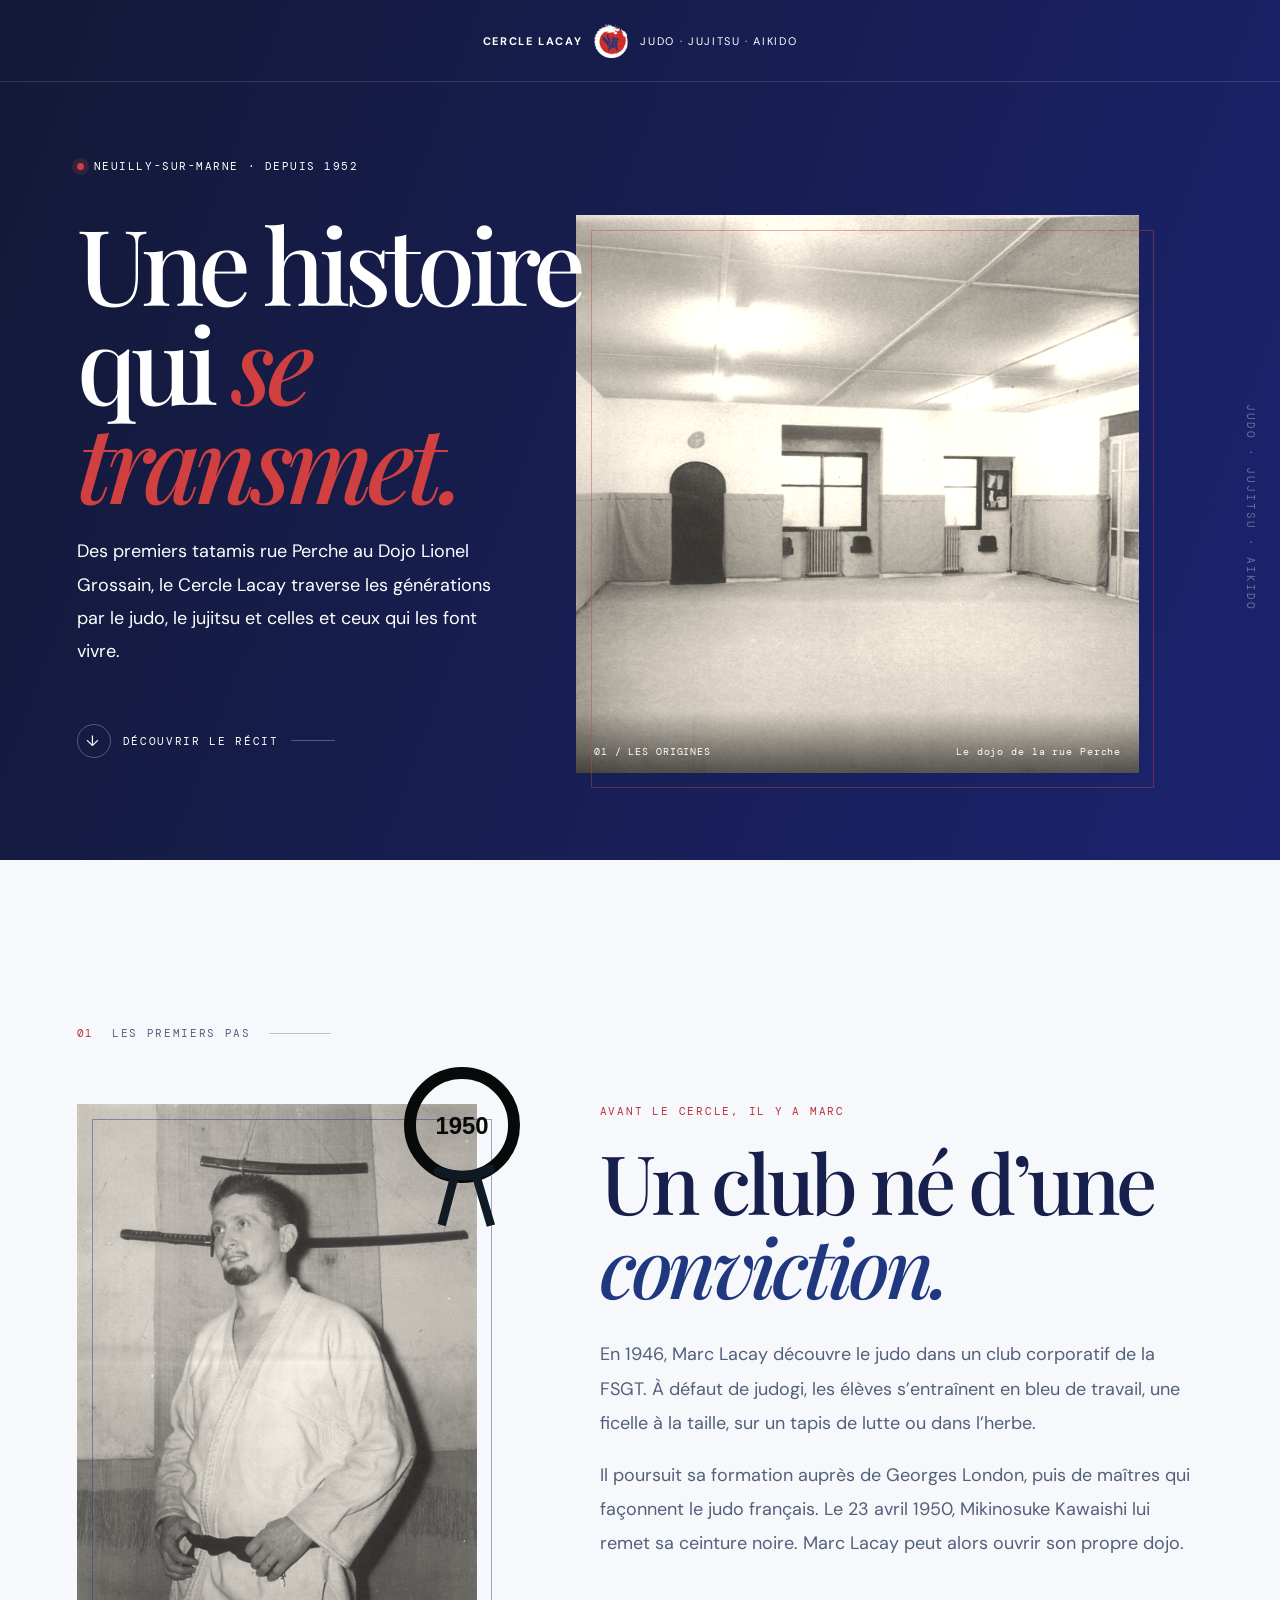
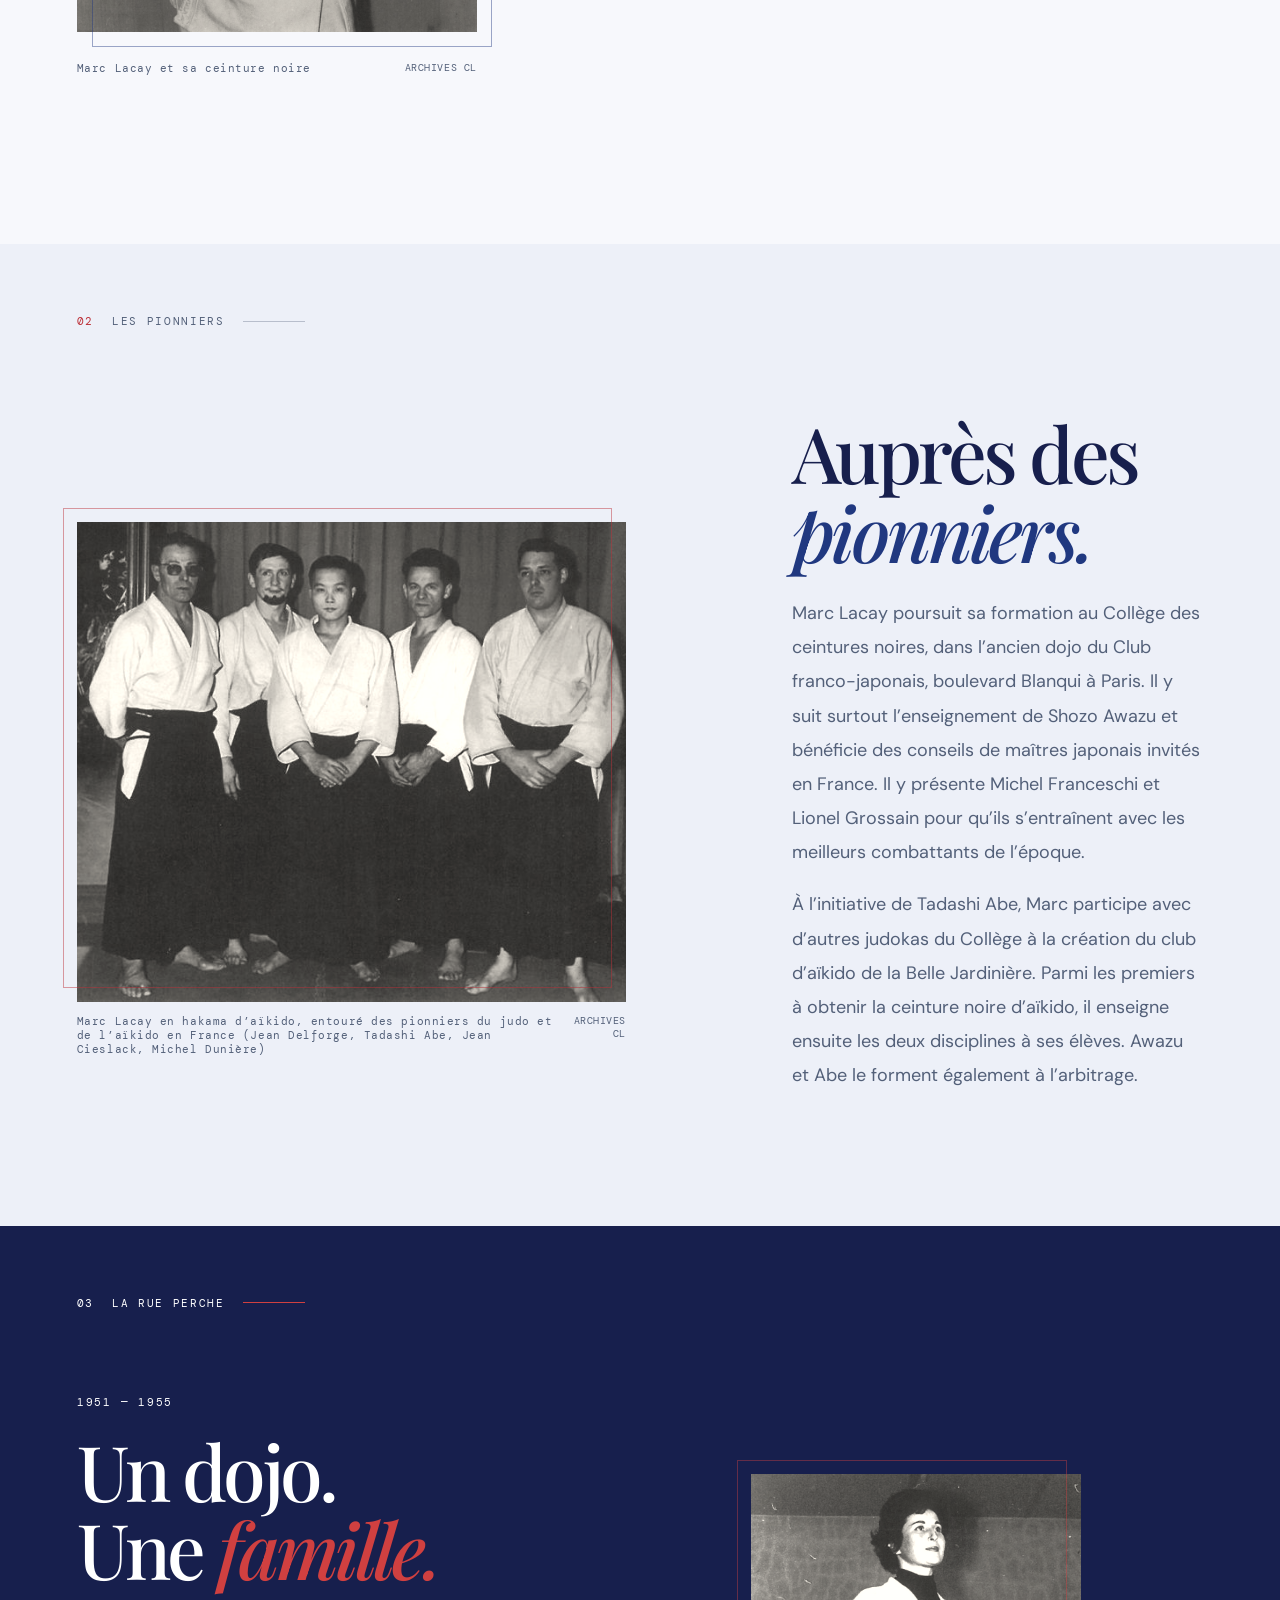
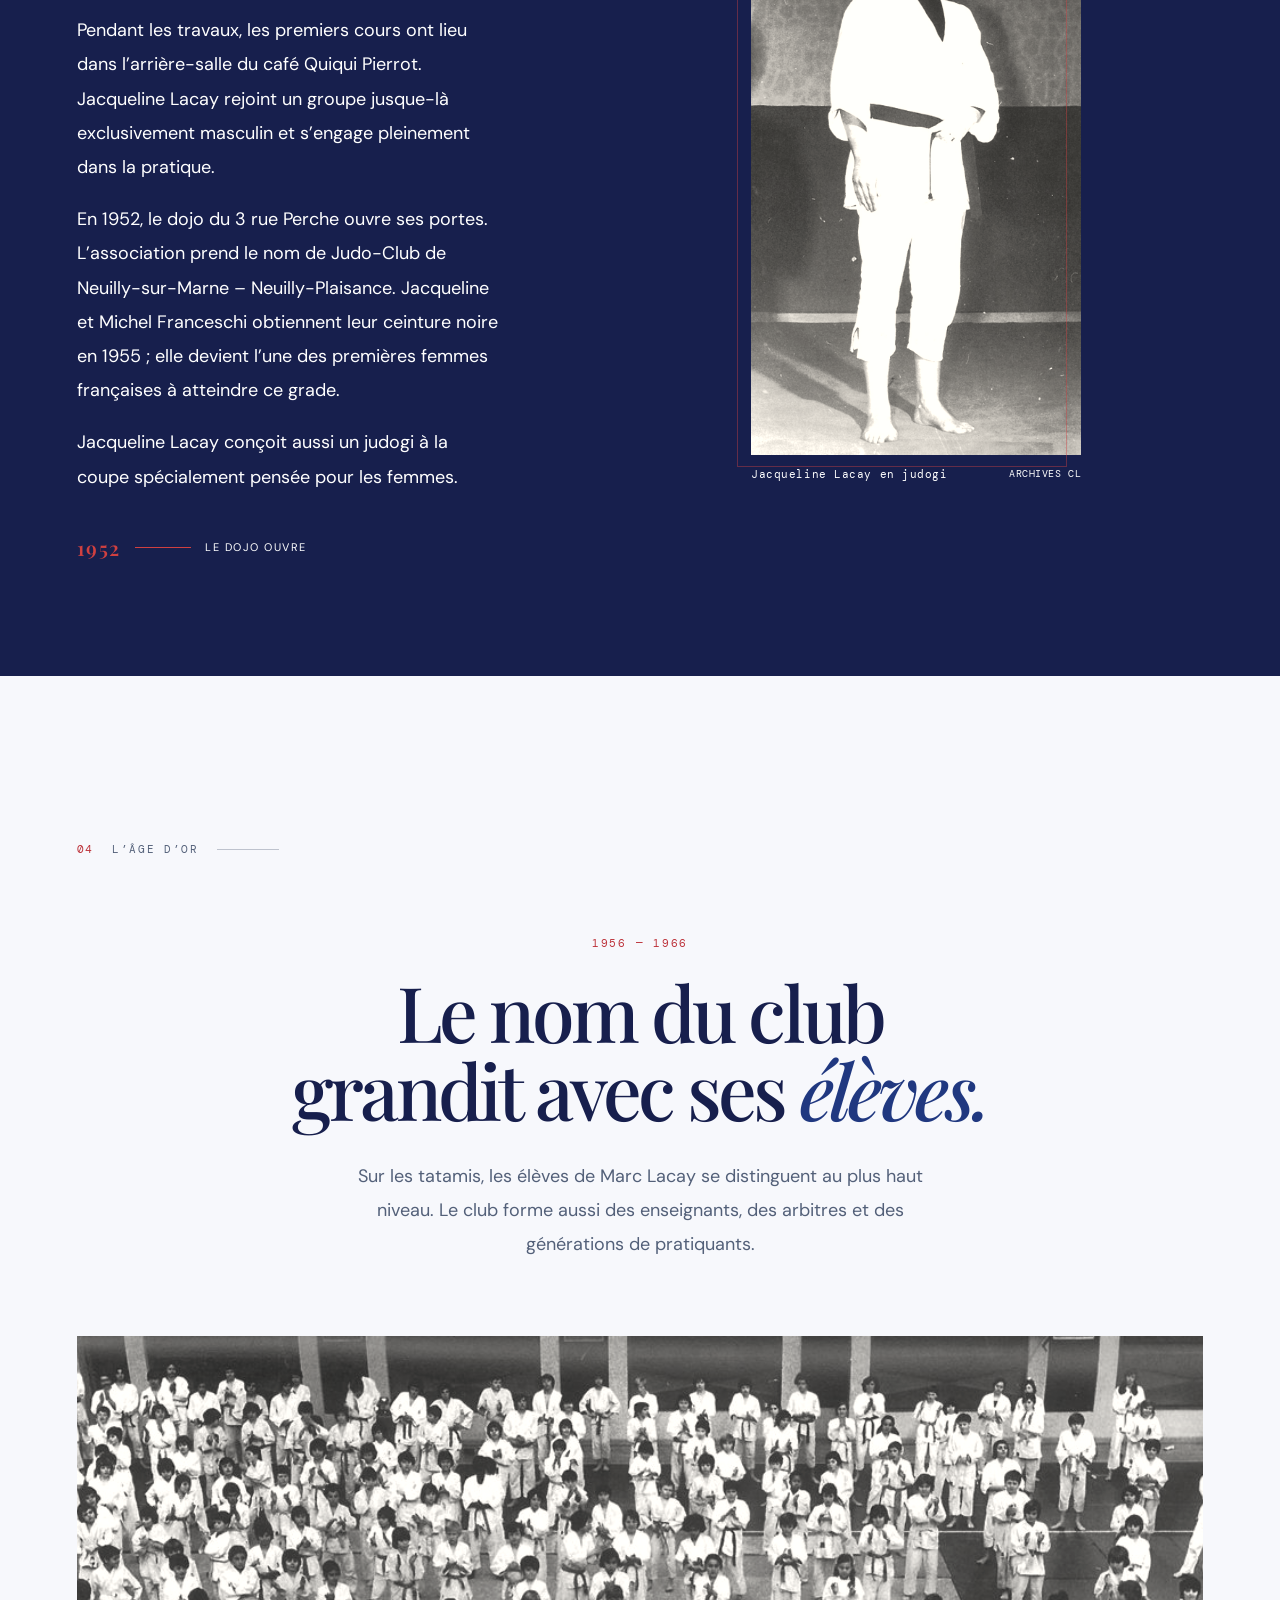
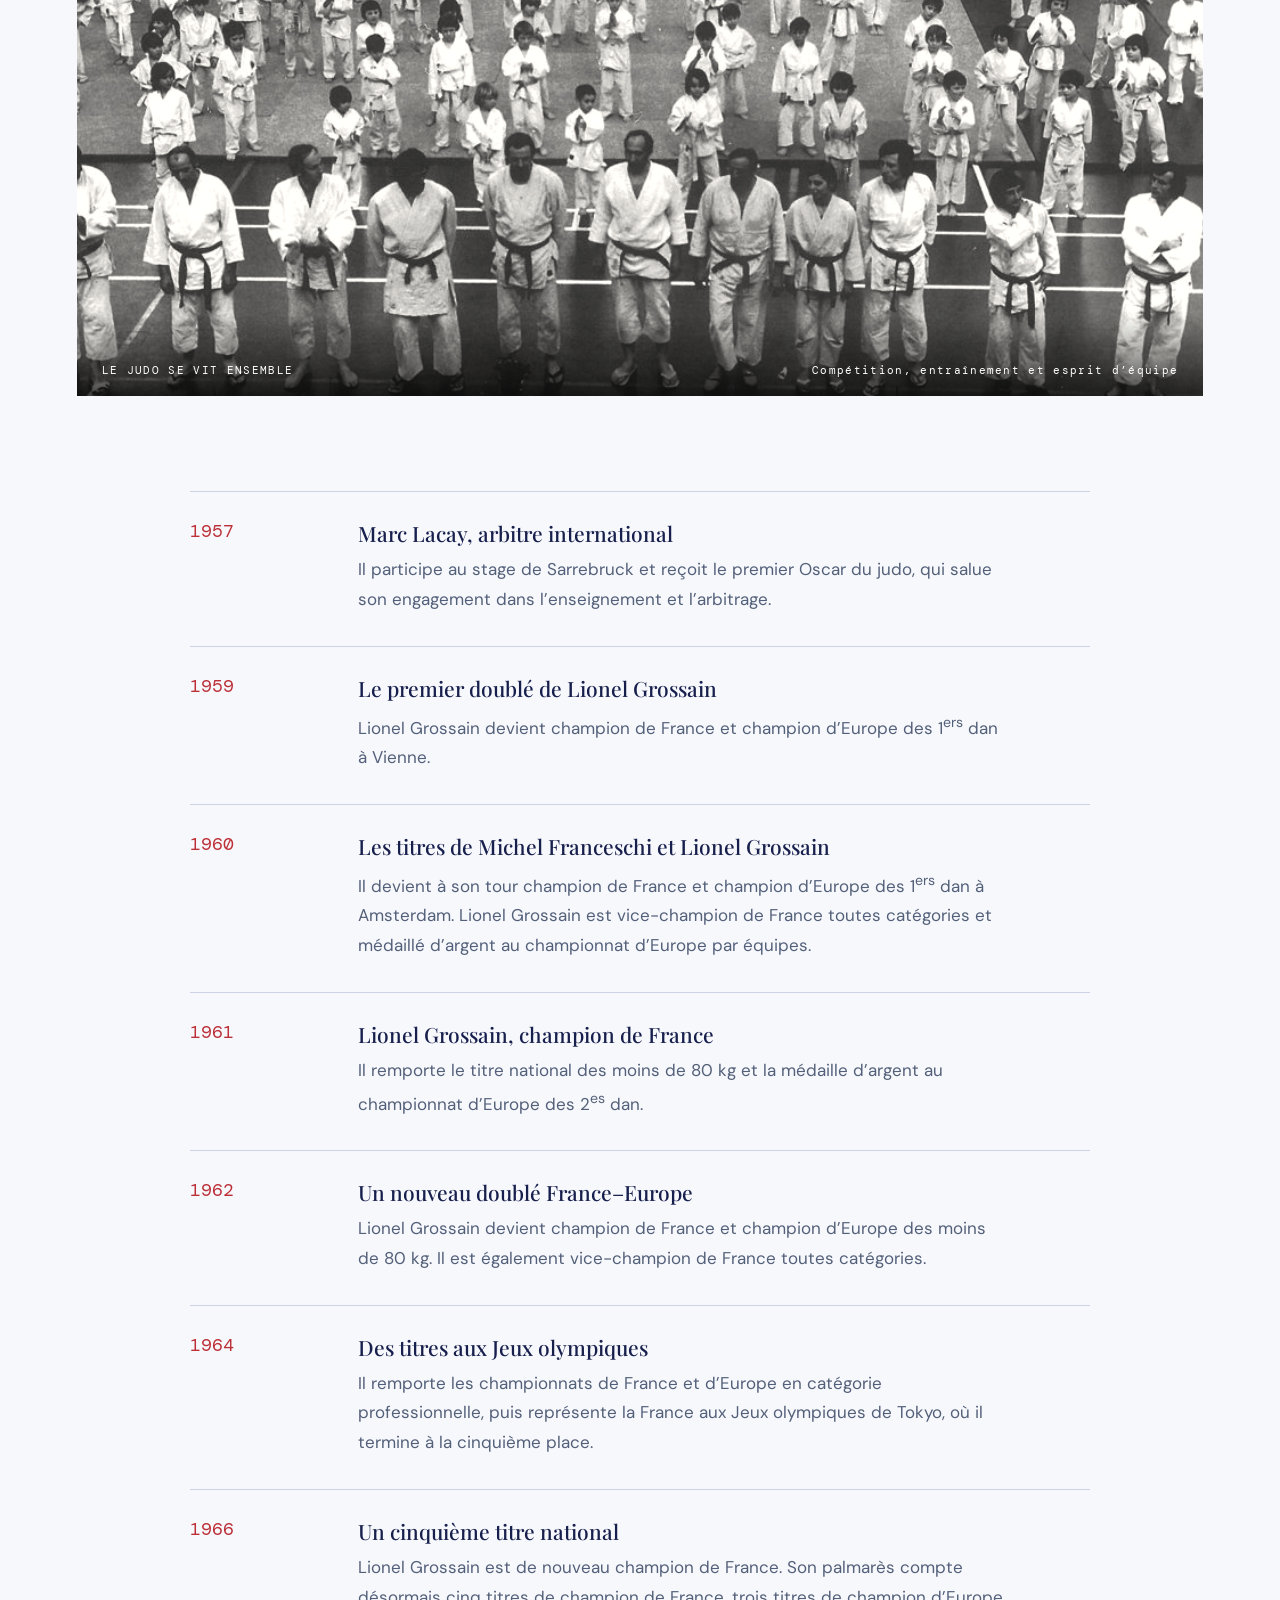
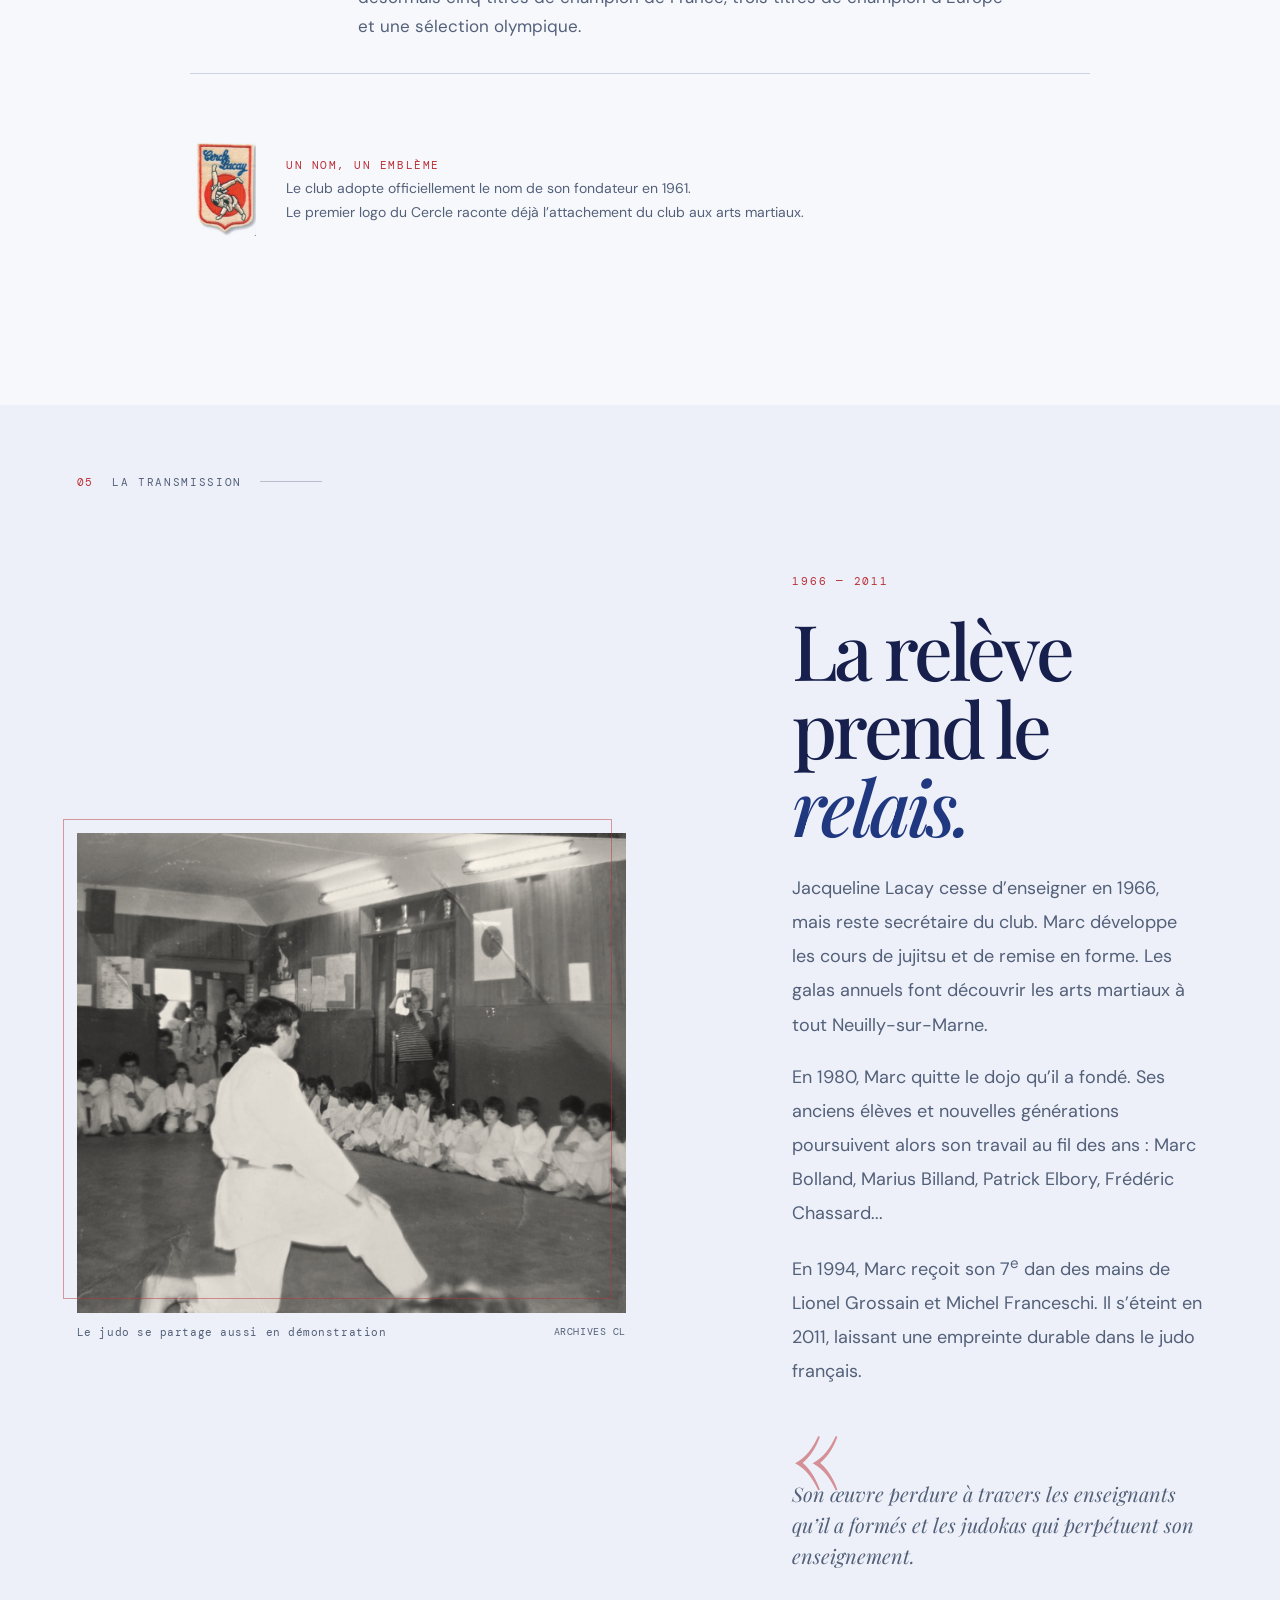
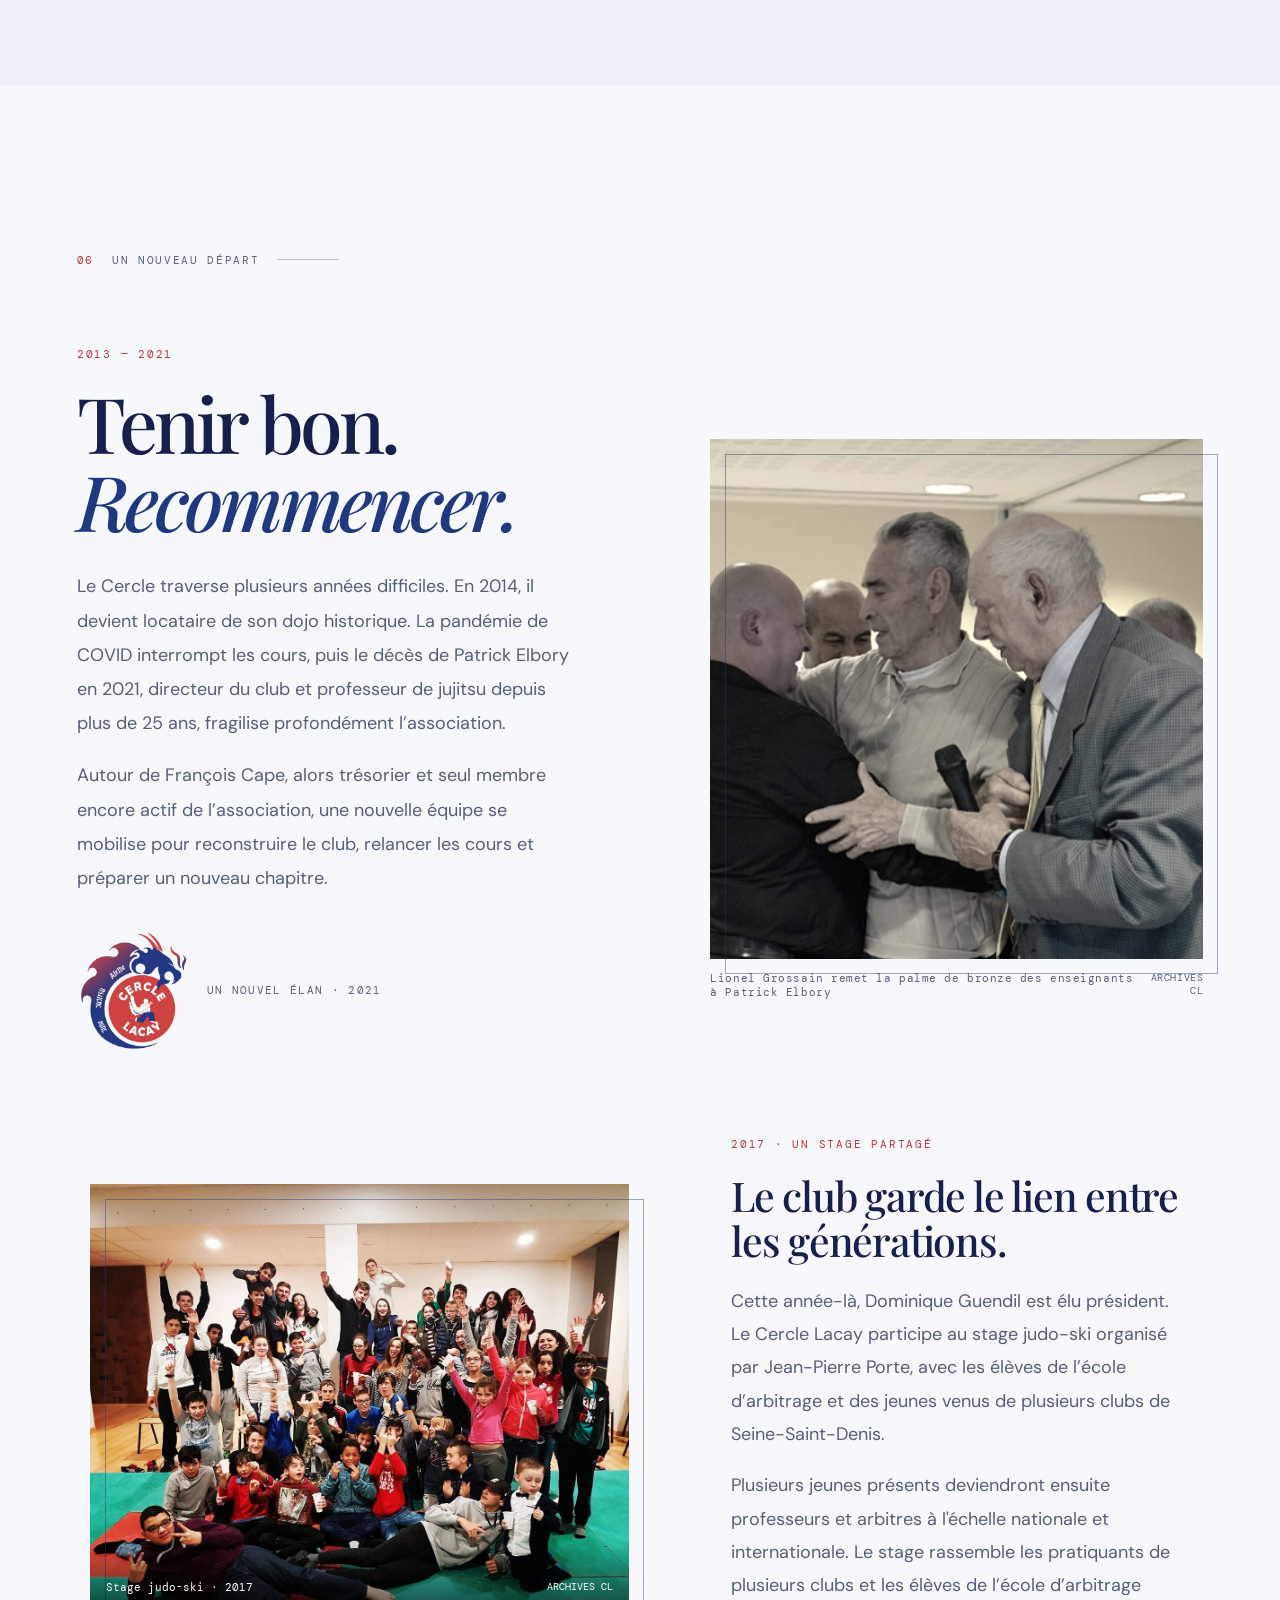
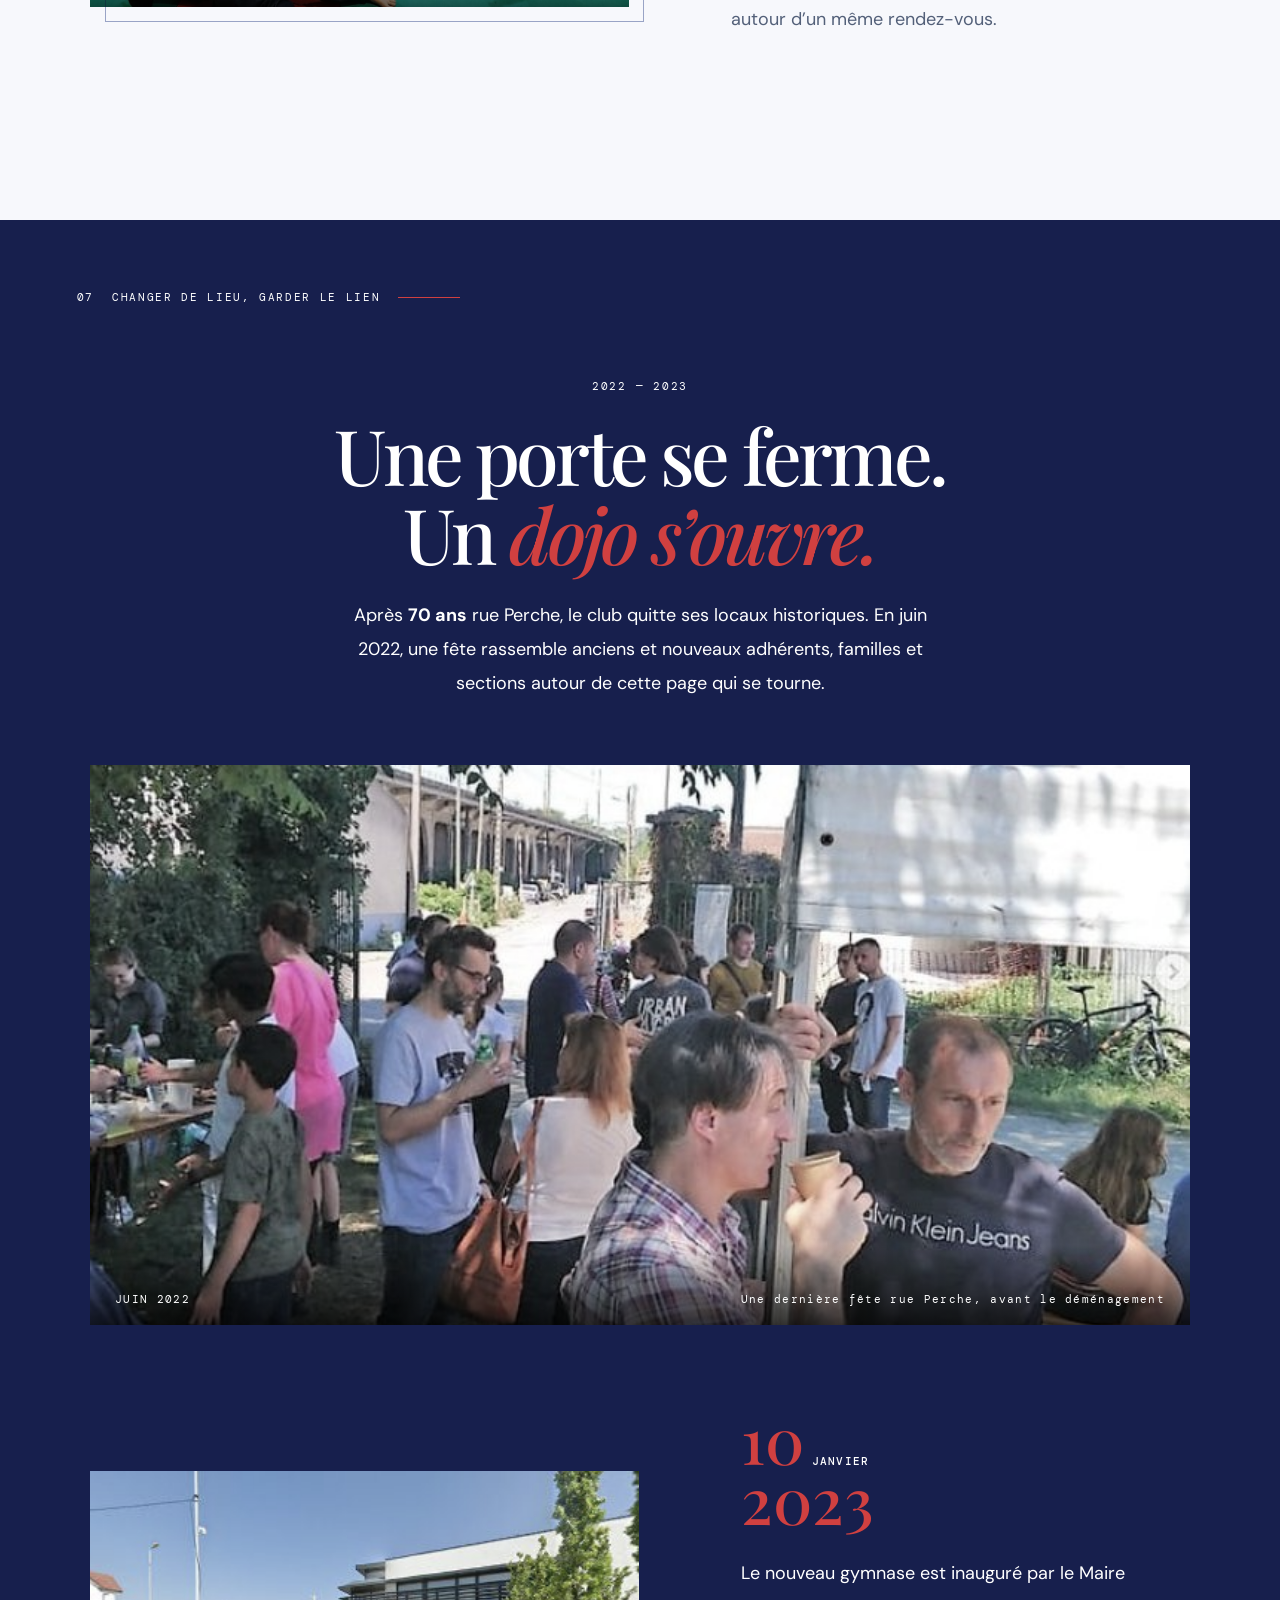
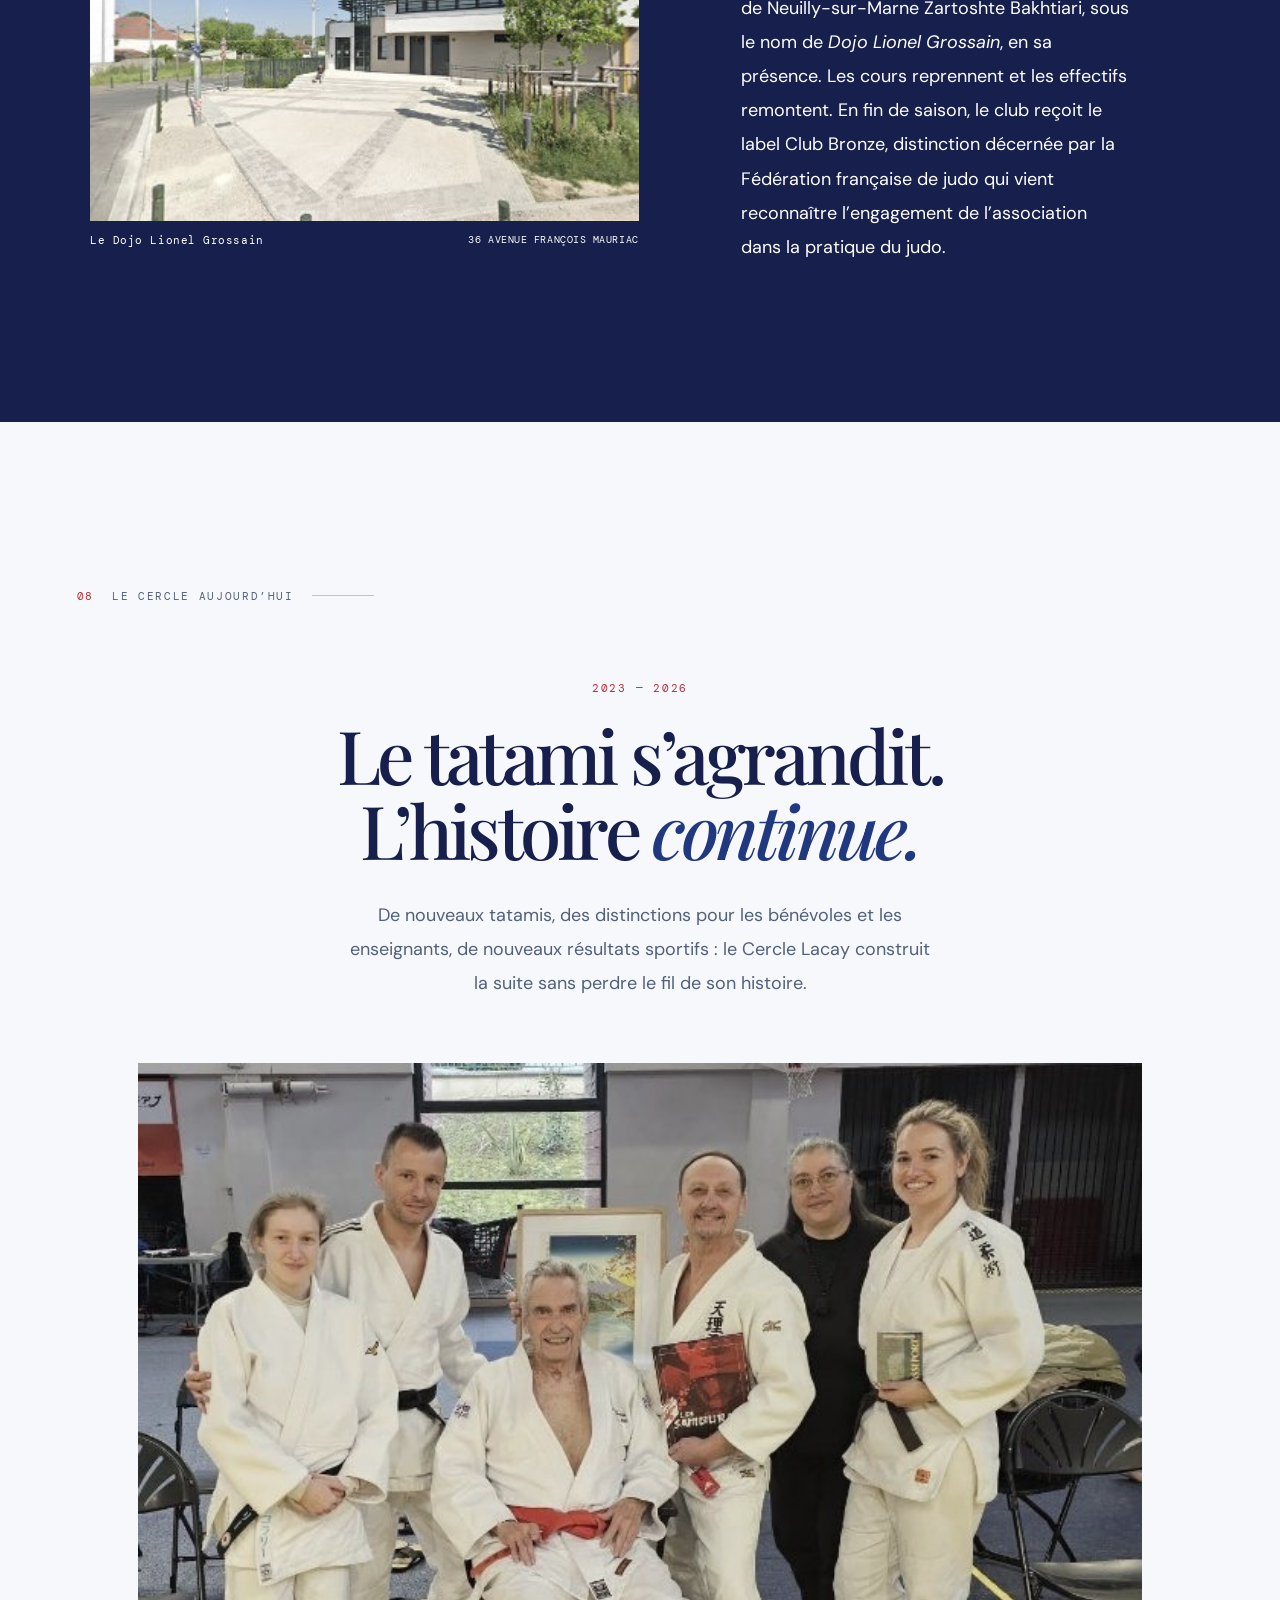
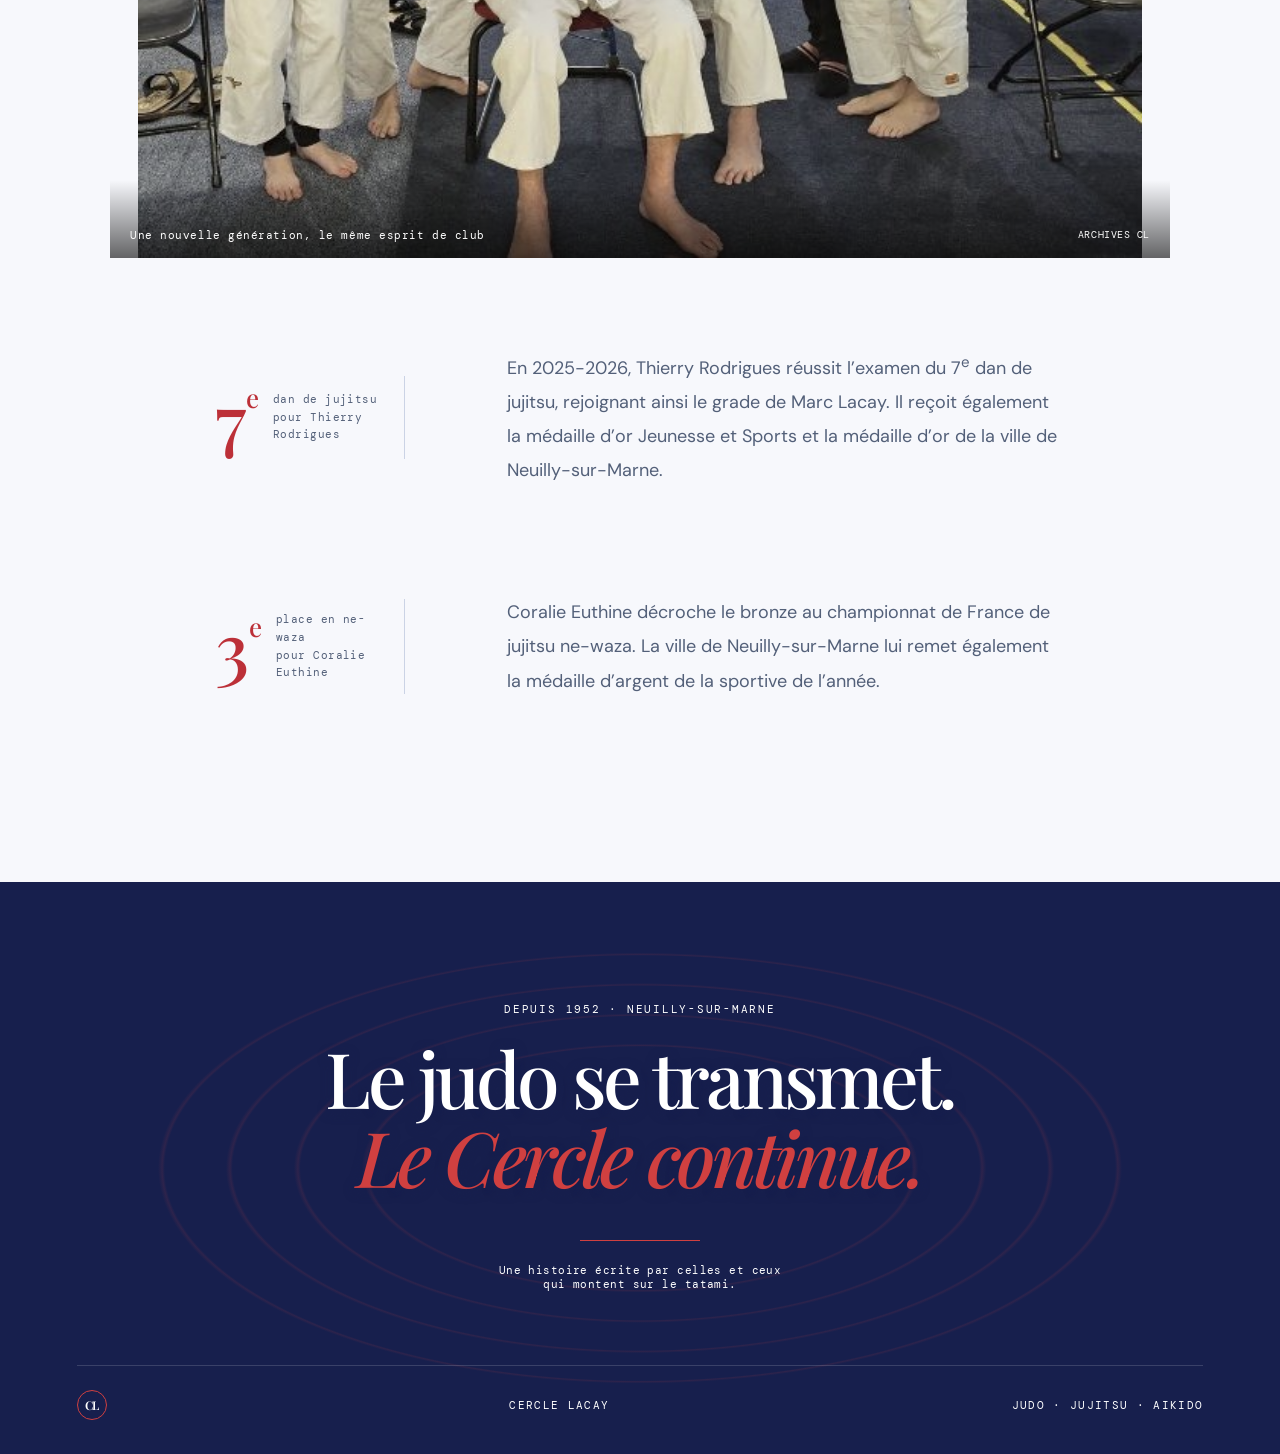
<file: index.html>
<!doctype html>
<html lang="fr">
<head>
  <meta charset="utf-8">
  <meta name="viewport" content="width=device-width, initial-scale=1">
  <meta name="theme-color" content="#131936">
  <meta name="description" content="De 1952 à aujourd’hui, l’histoire du Cercle Marc Lacay et de celles et ceux qui transmettent le judo à Neuilly-sur-Marne.">
  <title>L’histoire du Cercle Lacay — 1952 à aujourd’hui</title>
  <link rel="preconnect" href="https://fonts.googleapis.com">
  <link rel="preconnect" href="https://fonts.gstatic.com" crossorigin>
  <link href="https://fonts.googleapis.com/css2?family=DM+Mono:wght@400;500&family=DM+Sans:wght@400;500;600;700&family=Playfair+Display:wght@500;600;700&display=swap" rel="stylesheet">
  <link rel="stylesheet" href="style.css?v=stamp-1950">
  <script src="script.js" defer></script>
  <style>
  .chapter-image.jacqueline-photo { width: min(100%, 330px); height: auto; justify-self: center; }
  .chapter-image.jacqueline-photo img { height: auto; }

  #epilogue-finale { isolation: isolate; }
  #epilogue-finale > :not(.closing-pattern, .lacay-dragon) { z-index: 1; }
  #epilogue-finale h2 { text-shadow: 0 2px 12px var(--ink); }
  #epilogue-finale > .lacay-dragon {
    position: absolute; z-index: 0; inset: 0; overflow: hidden; pointer-events: none;
    --dragon-size: clamp(102px, 20vw, 204px);
  }
  .lacay-dragon__track {
    position: absolute; inset: 44% 0 auto; opacity: 0;
  }
  .lacay-dragon__sprite {
    display: block; position: absolute; left: clamp(12px, 8vw, 105px); top: 0;
    width: var(--dragon-size); height: auto; translate: 0 -50%; overflow: visible;
    transform-origin: 46% 57%;
    filter: drop-shadow(0 0 12px #7293f269);
  }
  .lacay-dragon.is-playing .lacay-dragon__track { animation: lacay-traverse 2.45s linear both }
  .lacay-dragon.is-playing .lacay-dragon__sprite { animation: lacay-gonfle 2.45s linear both }
  @keyframes lacay-traverse {
    0% { opacity: 0; transform: translate(-10%, 8px) }
    16% { opacity: 1; transform: translate(0, 0) }
    40% { opacity: 1; transform: translate(0, 0); animation-timing-function: cubic-bezier(.45, .02, .75, .48) }
    73% { opacity: 1; transform: translate(45%, -10px); animation-timing-function: cubic-bezier(.35, .38, .68, .82) }
    92% { opacity: .9 }
    100% { opacity: 0; transform: translate(calc(100% + var(--dragon-size)), -42px) }
  }
  @keyframes lacay-gonfle {
    0% { transform: rotate(-8deg) scale(.70, .75) }
    19% { transform: rotate(-6deg) scale(.90, .94) }
    39% { transform: rotate(-9deg) scale(1.23, 1.29) }
    49% { transform: rotate(-4deg) scale(1.29, 1.12) }
    63% { transform: rotate(2deg) scale(1.33, .92) }
    100% { transform: rotate(2deg) scale(1.25, .87) }
  }
  @media (prefers-reduced-motion: reduce) {
    #epilogue-finale > .lacay-dragon { display: none }
  }
  </style>
</head>
<body>
  <div class="reading-progress" aria-hidden="true"><span></span></div>
  <header class="topbar">
    <a class="brand" href="#top" aria-label="Cercle Lacay — Judo, jujitsu, aikido — début de la page">
      <b>CERCLE LACAY</b>
      <img class="brand-logo" src="assets/logo-cl-header.webp" alt="" width="34" height="34">
      <span>JUDO · JUJITSU · AIKIDO</span>
    </a>
  </header>

  <main id="top">
    <section class="hero">
      <div class="hero-grid" aria-hidden="true"></div>
      <div class="hero-copy">
        <p class="eyebrow"><span class="dot"></span> NEUILLY-SUR-MARNE · DEPUIS 1952</p>
        <h1>Une histoire<br>qui <em>se transmet.</em></h1>
        <p class="hero-lede">Des premiers tatamis rue Perche au Dojo Lionel Grossain, le Cercle Lacay traverse les générations par le judo, le jujitsu et celles et ceux qui les font vivre.</p>
        <a class="discover" href="#recit"><span class="discover-icon">↓</span> DÉCOUVRIR LE RÉCIT <span class="discover-line"></span></a>
      </div>
      <figure class="hero-photo">
        <img src="assets/dojo-rue-perche.jpg" alt="Vue d’archive du dojo de la rue Perche" fetchpriority="high">
        <figcaption><span>01 / LES ORIGINES</span><span>Le dojo de la rue Perche</span></figcaption>
      </figure>
      <div class="hero-side-note" aria-hidden="true">JUDO · JUJITSU · AIKIDO</div>
    </section>

    <section class="intro section-pad" id="recit">
      <div class="section-kicker"><span>01</span><span>LES PREMIERS PAS</span></div>
      <figure class="intro-photo reveal">
        <div class="archive-image">
          <img src="assets/archives/image4.png" alt="Marc Lacay en judogi, tenant sa ceinture noire" loading="lazy" width="497" height="656">
          <svg class="stamp" viewBox="0 0 136 192" role="img" aria-label="1950" focusable="false">
            <circle cx="68" cy="68" r="61" fill="none" stroke="#080909" stroke-width="14"/>
            <g transform="rotate(24 68 68)">
              <path d="M84 124 94 185 M106 114 147 162" fill="none" stroke="#101a24" stroke-width="10"/>
              <path d="M65 129 Q102 124 119 102" fill="none" stroke="#101a24" stroke-width="11" stroke-linecap="round"/>
            </g>
            <text x="68" y="69" text-anchor="middle" dominant-baseline="central">1950</text>
          </svg>
        </div>
        <figcaption>Marc Lacay et sa ceinture noire <span>ARCHIVES CL</span></figcaption>
      </figure>
      <div class="intro-content reveal">
        <p class="overline">AVANT LE CERCLE, IL Y A MARC</p>
        <h2>Un club né d’une<br><em>conviction.</em></h2>
        <p>En 1946, Marc Lacay découvre le judo dans un club corporatif de la FSGT. À défaut de judogi, les élèves s’entraînent en bleu de travail, une ficelle à la taille, sur un tapis de lutte ou dans l’herbe.</p>
        <p>Il poursuit sa formation auprès de Georges London, puis de maîtres qui façonnent le judo français. Le 23 avril 1950, Mikinosuke Kawaishi lui remet sa ceinture noire. Marc Lacay peut alors ouvrir son propre dojo.</p>
      </div>
    </section>

    <section class="chapter chapter-warm" aria-labelledby="titre-pionniers">
      <div class="section-kicker"><span>02</span><span>LES PIONNIERS</span></div>
      <div class="chapter-layout">
        <figure class="chapter-image reveal">
          <img src="assets/premieres-annees.jpg" alt="Marc Lacay en hakama aux côtés de pionniers du judo et de l’aïkido" loading="lazy">
          <figcaption>Marc Lacay en hakama d’aïkido, entouré des pionniers du judo et de l’aïkido en France (Jean Delforge, Tadashi Abe, Jean Cieslack, Michel Dunière)<span>ARCHIVES CL</span></figcaption>
        </figure>
        <div class="chapter-copy reveal">
          <h2 id="titre-pionniers">Auprès des <em>pionniers.</em></h2>
          <p>Marc Lacay poursuit sa formation au Collège des ceintures noires, dans l’ancien dojo du Club franco-japonais, boulevard Blanqui à Paris. Il y suit surtout l’enseignement de Shozo Awazu et bénéficie des conseils de maîtres japonais invités en France. Il y présente Michel Franceschi et Lionel Grossain pour qu’ils s’entraînent avec les meilleurs combattants de l’époque.</p>
          <p>À l’initiative de Tadashi Abe, Marc participe avec d’autres judokas du Collège à la création du club d’aïkido de la Belle Jardinière. Parmi les premiers à obtenir la ceinture noire d’aïkido, il enseigne ensuite les deux disciplines à ses élèves. Awazu et Abe le forment également à l’arbitrage.</p>
        </div>
      </div>
    </section>

    <section class="chapter chapter-dark">
      <div class="section-kicker light"><span>03</span><span>LA RUE PERCHE</span></div>
      <div class="chapter-layout">
        <div class="chapter-copy reveal">
          <p class="overline">1951 — 1955</p>
          <h2>Un dojo.<br>Une <em>famille.</em></h2>
          <p>Pendant les travaux, les premiers cours ont lieu dans l’arrière-salle du café Quiqui Pierrot. Jacqueline Lacay rejoint un groupe jusque-là exclusivement masculin et s’engage pleinement dans la pratique.</p>
          <p>En 1952, le dojo du 3 rue Perche ouvre ses portes. L’association prend le nom de Judo-Club de Neuilly-sur-Marne – Neuilly-Plaisance. Jacqueline et Michel Franceschi obtiennent leur ceinture noire en 1955 ; elle devient l’une des premières femmes françaises à atteindre ce grade.</p>
          <p>Jacqueline Lacay conçoit aussi un judogi à la coupe spécialement pensée pour les femmes.</p>
          <div class="year-marker"><span>1952</span><span class="marker-rule"></span><span>LE DOJO OUVRE</span></div>
        </div>
        <figure class="chapter-image jacqueline-photo reveal">
          <img src="assets/archives/image7.png" alt="Jacqueline Lacay debout en judogi, la ceinture noire nouée à la taille" width="456" height="802" loading="lazy">
          <figcaption>Jacqueline Lacay en judogi <span>ARCHIVES CL</span></figcaption>
        </figure>
      </div>
    </section>

    <section class="interlude section-pad">
      <div class="section-kicker"><span>04</span><span>L’ÂGE D’OR</span></div>
      <div class="interlude-heading reveal">
        <p class="overline">1956 — 1966</p>
        <h2>Le nom du club<br>grandit avec ses <em>élèves.</em></h2>
        <p>Sur les tatamis, les élèves de Marc Lacay se distinguent au plus haut niveau. Le club forme aussi des enseignants, des arbitres et des générations de pratiquants.</p>
      </div>
      <figure class="wide-photo reveal">
        <img src="assets/judo-en-equipe.jpg" alt="Judokas réunis lors d’un rassemblement sportif" loading="lazy">
        <figcaption><span>LE JUDO SE VIT ENSEMBLE</span><span>Compétition, entraînement et esprit d’équipe</span></figcaption>
      </figure>
      <div class="milestones">
        <article class="milestone reveal"><span class="milestone-year">1957</span><div><h3>Marc Lacay, arbitre international</h3><p>Il participe au stage de Sarrebruck et reçoit le premier Oscar du judo, qui salue son engagement dans l’enseignement et l’arbitrage.</p></div></article>
        <article class="milestone reveal"><span class="milestone-year">1959</span><div><h3>Le premier doublé de Lionel Grossain</h3><p>Lionel Grossain devient champion de France et champion d’Europe des 1<sup>ers</sup> dan à Vienne.</p></div></article>
        <article class="milestone reveal"><span class="milestone-year">1960</span><div><h3>Les titres de Michel Franceschi et Lionel Grossain</h3><p>Il devient à son tour champion de France et champion d’Europe des 1<sup>ers</sup> dan à Amsterdam. Lionel Grossain est vice-champion de France toutes catégories et médaillé d’argent au championnat d’Europe par équipes.</p></div></article>
        <article class="milestone reveal"><span class="milestone-year">1961</span><div><h3>Lionel Grossain, champion de France</h3><p>Il remporte le titre national des moins de 80 kg et la médaille d’argent au championnat d’Europe des 2<sup>es</sup> dan.</p></div></article>
        <article class="milestone reveal"><span class="milestone-year">1962</span><div><h3>Un nouveau doublé France–Europe</h3><p>Lionel Grossain devient champion de France et champion d’Europe des moins de 80 kg. Il est également vice-champion de France toutes catégories.</p></div></article>
        <article class="milestone reveal"><span class="milestone-year">1964</span><div><h3>Des titres aux Jeux olympiques</h3><p>Il remporte les championnats de France et d’Europe en catégorie professionnelle, puis représente la France aux Jeux olympiques de Tokyo, où il termine à la cinquième place.</p></div></article>
        <article class="milestone reveal"><span class="milestone-year">1966</span><div><h3>Un cinquième titre national</h3><p>Lionel Grossain est de nouveau champion de France. Son palmarès compte désormais cinq titres de champion de France, trois titres de champion d’Europe et une sélection olympique.</p></div></article>
      </div>
      <div class="emblem-row reveal"><img src="assets/premier-embleme.jpg" alt="Premier emblème du Cercle Lacay" loading="lazy"><p><span>UN NOM, UN EMBLÈME</span><br>Le club adopte officiellement le nom de son fondateur en 1961. <br>Le premier logo du Cercle raconte déjà l’attachement du club aux arts martiaux.</p></div>
    </section>

    <section class="chapter chapter-warm">
      <div class="section-kicker"><span>05</span><span>LA TRANSMISSION</span></div>
      <div class="chapter-layout reverse">
        <figure class="chapter-image reveal">
          <img src="assets/demonstration-judo.jpg" alt="Démonstration de judo devant un public" loading="lazy">
          <figcaption>Le judo se partage aussi en démonstration <span>ARCHIVES CL</span></figcaption>
        </figure>
        <div class="chapter-copy reveal">
          <p class="overline">1966 — 2011</p>
          <h2>La relève<br>prend le <em>relais.</em></h2>
          <p>Jacqueline Lacay cesse d’enseigner en 1966, mais reste secrétaire du club. Marc développe les cours de jujitsu et de remise en forme. Les galas annuels font découvrir les arts martiaux à tout Neuilly-sur-Marne.</p>
          <p>En 1980, Marc quitte le dojo qu’il a fondé. Ses anciens élèves et nouvelles générations poursuivent alors son travail au fil des ans : Marc Bolland, Marius Billand, Patrick Elbory, Frédéric Chassard...</p>
          <p>En 1994, Marc reçoit son 7<sup>e</sup> dan des mains de Lionel Grossain et Michel Franceschi. Il s’éteint en 2011, laissant une empreinte durable dans le judo français.</p>
          <div class="quote-mark">«</div><blockquote>Son œuvre perdure à travers les enseignants qu’il a formés et les judokas qui perpétuent son enseignement.</blockquote>
        </div>
      </div>
    </section>

    <section class="turning-point section-pad">
      <div class="section-kicker"><span>06</span><span>UN NOUVEAU DÉPART</span></div>
      <div class="turning-grid">
        <div class="turning-copy reveal">
          <p class="overline">2013 — 2021</p>
          <h2>Tenir bon.<br><em>Recommencer.</em></h2>
          <p>Le Cercle traverse plusieurs années difficiles. En 2014, il devient locataire de son dojo historique. La pandémie de COVID interrompt les cours, puis le décès de Patrick Elbory en 2021, directeur du club et professeur de jujitsu depuis plus de 25 ans, fragilise profondément l’association.</p>
          <p>Autour de François Cape, alors trésorier et seul membre encore actif de l’association, une nouvelle équipe se mobilise pour reconstruire le club, relancer les cours et préparer un nouveau chapitre.</p>
          <div class="logo-card"><img src="assets/logo-cercle-lacay.png" alt="Logo créé pour le renouveau du Cercle Lacay en 2021" loading="lazy"><span>UN NOUVEL ÉLAN · 2021</span></div>
        </div>
        <figure class="turning-photo reveal">
          <img src="assets/archives/image35.png" alt="Trois hommes réunis lors de la remise d’une distinction, dont l’un tient un microphone" loading="lazy" width="530" height="427">
          <figcaption>Lionel Grossain remet la palme de bronze des enseignants à Patrick Elbory <span>ARCHIVES CL</span></figcaption>
        </figure>
      </div>
      <div class="ski-story reveal">
        <div class="ski-copy">
          <p class="overline">2017 · UN STAGE PARTAGÉ</p>
          <h3>Le club garde le lien entre les générations.</h3>
          <p>Cette année-là, Dominique Guendil est élu président. Le Cercle Lacay participe au stage judo-ski organisé par Jean-Pierre Porte, avec les élèves de l’école d’arbitrage et des jeunes venus de plusieurs clubs de Seine-Saint-Denis.</p>
          <p>Plusieurs jeunes présents deviendront ensuite professeurs et arbitres à l'échelle nationale et internationale. Le stage rassemble les pratiquants de plusieurs clubs et les élèves de l’école d’arbitrage autour d’un même rendez-vous.</p>
        </div>
        <figure class="ski-photo">
          <img src="assets/stage-judo-ski-2017.jpg" alt="Groupe réuni au stage judo-ski 2017" loading="lazy">
          <figcaption>Stage judo-ski · 2017 <span>ARCHIVES CL</span></figcaption>
        </figure>
      </div>
    </section>

    <section class="chapter chapter-dark move-chapter">
      <div class="section-kicker light"><span>07</span><span>CHANGER DE LIEU, GARDER LE LIEN</span></div>
      <div class="move-head reveal">
        <p class="overline">2022 — 2023</p>
        <h2>Une porte se ferme.<br>Un <em>dojo s’ouvre.</em></h2>
        <p>Après <b>70 ans</b> rue Perche, le club quitte ses locaux historiques. En juin 2022, une fête rassemble anciens et nouveaux adhérents, familles et sections autour de cette page qui se tourne.</p>
      </div>
      <figure class="wide-photo move-photo reveal">
        <img src="assets/fete-2022.jpg" alt="Fête du club organisée avant le déménagement en 2022" loading="lazy">
        <figcaption><span>JUIN 2022</span><span>Une dernière fête rue Perche, avant le déménagement</span></figcaption>
      </figure>
      <div class="new-dojo reveal">
        <div class="new-dojo-copy"><span class="big-year">10<span> JANVIER</span><br>2023</span><p>Le nouveau gymnase est inauguré par le Maire de Neuilly-sur-Marne Zartoshte Bakhtiari, sous le nom de <i>Dojo Lionel Grossain</i>, en sa présence. Les cours reprennent et les effectifs remontent. En fin de saison, le club reçoit le label Club Bronze, distinction décernée par la Fédération française de judo qui vient reconnaître l’engagement de l’association dans la pratique du judo.</p></div>
        <figure><img src="assets/dojo-lionel-grossain.jpg" alt="Le Dojo Lionel Grossain à Neuilly-sur-Marne" loading="lazy"><figcaption>Le Dojo Lionel Grossain <span>36 AVENUE FRANÇOIS MAURIAC</span></figcaption></figure>
      </div>
    </section>

    <section class="present section-pad" id="epilogue">
      <div class="section-kicker"><span>08</span><span>LE CERCLE AUJOURD’HUI</span></div>
      <div class="present-intro reveal"><p class="overline">2023 — 2026</p><h2>Le tatami s’agrandit.<br>L’histoire <em>continue.</em></h2><p>De nouveaux tatamis, des distinctions pour les bénévoles et les enseignants, de nouveaux résultats sportifs : le Cercle Lacay construit la suite sans perdre le fil de son histoire.</p></div>
      <figure class="present-photo reveal"><img src="assets/club-aujourdhui.jpg" alt="Membres du Cercle Lacay réunis au dojo" loading="lazy"><figcaption>Une nouvelle génération, le même esprit de club <span>ARCHIVES CL</span></figcaption></figure>
      <div class="present-bottom reveal">
        <div class="present-stat"><strong>7<sup>e</sup></strong><span>dan de jujitsu<br>pour Thierry Rodrigues</span></div>
        <p>En 2025-2026, Thierry Rodrigues réussit l’examen du 7<sup>e</sup> dan de jujitsu, rejoignant ainsi le grade de Marc Lacay. Il reçoit également la médaille d’or Jeunesse et Sports et la médaille d’or de la ville de Neuilly-sur-Marne.</p>
      </div>
      <div class="present-bottom reveal">
        <div class="present-stat"><strong>3<sup>e</sup></strong><span>place en ne-waza<br>pour Coralie Euthine</span></div>
        <p>Coralie Euthine décroche le bronze au championnat de France de jujitsu ne-waza. La ville de Neuilly-sur-Marne lui remet également la médaille d’argent de la sportive de l’année.</p>
      </div>
    </section>

    <footer class="closing" id="epilogue-finale">
      <div class="closing-pattern" aria-hidden="true"></div>
      <div class="lacay-dragon" aria-hidden="true">
        <div class="lacay-dragon__track">
          <svg class="lacay-dragon__sprite" viewBox="0 0 175 190" focusable="false">
            <defs>
              <clipPath id="lacay-dragon-outline">
                <path clip-rule="evenodd" d="M0 0H175V190H0Z M48 123.5a53.3 53 0 1 0 106.6 0a53.3 53 0 1 0-106.6 0Z"/>
              </clipPath>
              <clipPath id="lacay-dragon-body">
                <rect width="175" height="119"/>
              </clipPath>
              <clipPath id="lacay-dragon-original-tail">
                <rect y="119" width="175" height="71"/>
              </clipPath>
              <image id="lacay-dragon-logo"  width="175" height="190" href="[data-uri]"/>
            </defs>
            <path class="lacay-dragon__tail" opacity="0" fill="#233982" stroke="#8191c2" stroke-width=".8"/>
            <g clip-path="url(#lacay-dragon-outline)">
              <use class="lacay-dragon__original-tail" href="#lacay-dragon-logo" clip-path="url(#lacay-dragon-original-tail)"/>
              <use href="#lacay-dragon-logo" clip-path="url(#lacay-dragon-body)"/>
            </g>
          </svg>
        </div>
      </div>
      <p class="overline">DEPUIS 1952 · NEUILLY-SUR-MARNE</p>
      <h2>Le judo se transmet.<br><em>Le Cercle continue.</em></h2>
      <div class="closing-rule"></div>
      <p class="closing-note">Une histoire écrite par celles et ceux <br>qui montent sur le tatami.</p>
      <div class="closing-signature"><span class="brand-mark">CL</span><span>CERCLE LACAY</span><span>JUDO · JUJITSU · AIKIDO</span></div>
    </footer>
  </main>
  <button class="to-top" type="button" aria-label="Revenir en haut">↑</button>
  <script>
(() => {
  const closing = document.getElementById('epilogue-finale');
  const dragon = closing.querySelector('.lacay-dragon');
  const reducedMotion = matchMedia('(prefers-reduced-motion: reduce)');

  const track = dragon.querySelector('.lacay-dragon__track');
  const tail = dragon.querySelector('.lacay-dragon__tail');
  const originalTail = dragon.querySelector('.lacay-dragon__original-tail');

  // Coupe transversale de la queue dans le repère du logo : centre x/y et demi-largeur.
  const tailSections = [
    [32.5, 115, 10.5], [32, 125, 10.5], [32.5, 136, 10.7],
    [35, 147, 10.8], [40.5, 158, 10.1], [48, 168, 9.1],
    [57.5, 176, 7.5], [69, 181, 5.1], [81, 184, 3.6],
    [93, 184.5, 2.6], [104, 183.5, 1.5], [115, 181.7, .65],
    [125, 178.2, .1]
  ];

  const segments = tailSections.slice(1).map(([x, y], i) => {
    const dx = x - tailSections[i][0];
    const dy = y - tailSections[i][1];
    return { angle: Math.atan2(dy, dx), length: Math.hypot(dx, dy) };
  });
  const tailLength = segments.reduce((length, segment) => length + segment.length, 0);

  function smoothstep(start, end, value) {
    const t = Math.max(0, Math.min(1, (value - start) / (end - start)));
    return t * t * (3 - 2 * t);
  }

  function tailOutline(progress) {
    const unfurl = smoothstep(.405, .56, progress);
    const waveStrength = smoothstep(.45, .61, progress);
    const phase = (progress - .47) * 7 * Math.PI;
    let distance = 0;
    let [x, y] = tailSections[0];
    const centers = [[x, y]];
    const angles = segments.map(({ angle, length }) => {
      const along = (distance + length / 2) / tailLength;
      const wave = .43 * waveStrength * Math.sin(along * 3.6 * Math.PI - phase);
      // La base garde sa courbure pendant que le reste s’étire vers l’arrière.
      const baseBend = Math.exp(-Math.max(0, along - .045) * 23);
      const flightAngle = Math.PI + (angle - Math.PI) * baseBend + wave * (1 - baseBend);
      const bend = angle + (flightAngle - angle) * unfurl;
      x += Math.cos(bend) * length;
      y += Math.sin(bend) * length;
      distance += length;
      centers.push([x, y]);
      return bend;
    });

    const edges = [-1, 1].map(side => centers.map(([cx, cy], i) => {
      const before = angles[Math.max(0, i - 1)];
      const after = angles[Math.min(i, angles.length - 1)];
      const direction = i === 0 ? Math.PI / 2 : (before + after) / 2;
      const width = tailSections[i][2] * side;
      return [cx - Math.sin(direction) * width, cy + Math.cos(direction) * width];
    }));
    const outline = edges[0].concat(edges[1].reverse());
    const midpoint = ([ax, ay], [bx, by]) => `${(ax + bx) / 2} ${(ay + by) / 2}`;
    let path = `M${midpoint(outline.at(-1), outline[0])}`;
    outline.forEach((point, i) => {
      path += `Q${point.join(' ')} ${midpoint(point, outline[(i + 1) % outline.length])}`;
    });
    return path + 'Z';
  }

  function playDragon() {
    if (reducedMotion.matches) return;
    dragon.classList.add('is-playing');

    const flight = track.getAnimations().find(animation => animation.animationName === 'lacay-traverse');
    if (!flight) return;

    function updateTail() {
      const progress = flight.effect.getComputedTiming().progress ?? 0;
      if (progress >= .39) {
        const blend = smoothstep(.39, .45, progress);
        tail.setAttribute('d', tailOutline(progress));
        tail.setAttribute('opacity', blend);
        originalTail.setAttribute('opacity', 1 - blend);
      }
      if (progress < 1) requestAnimationFrame(updateTail);
    }
    requestAnimationFrame(updateTail);
  }

  const observer = new IntersectionObserver(([entry]) => {
    if (entry.intersectionRatio < 0.65) return;
    observer.disconnect();
    playDragon();
  }, { threshold: 0.65 });

  observer.observe(closing.querySelector('h2'));
})();
  </script>
</body>
</html>
</file>
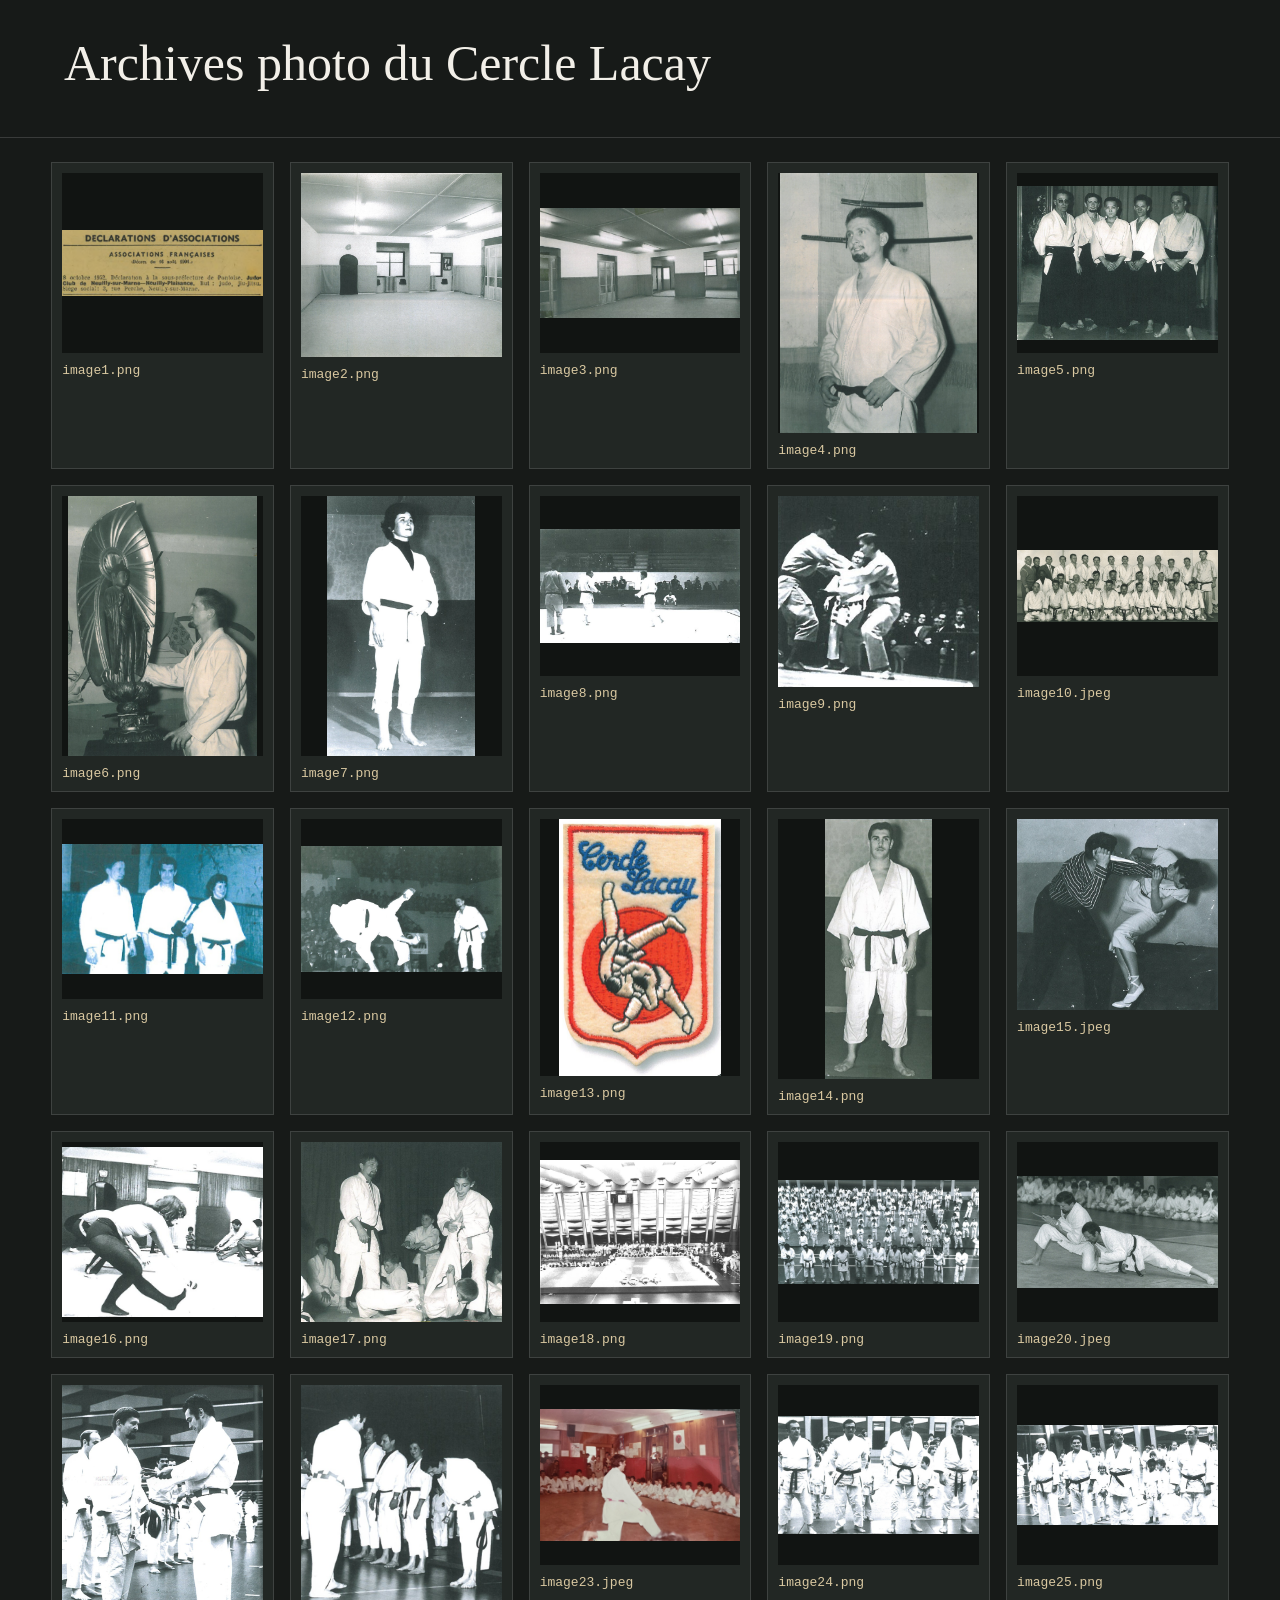
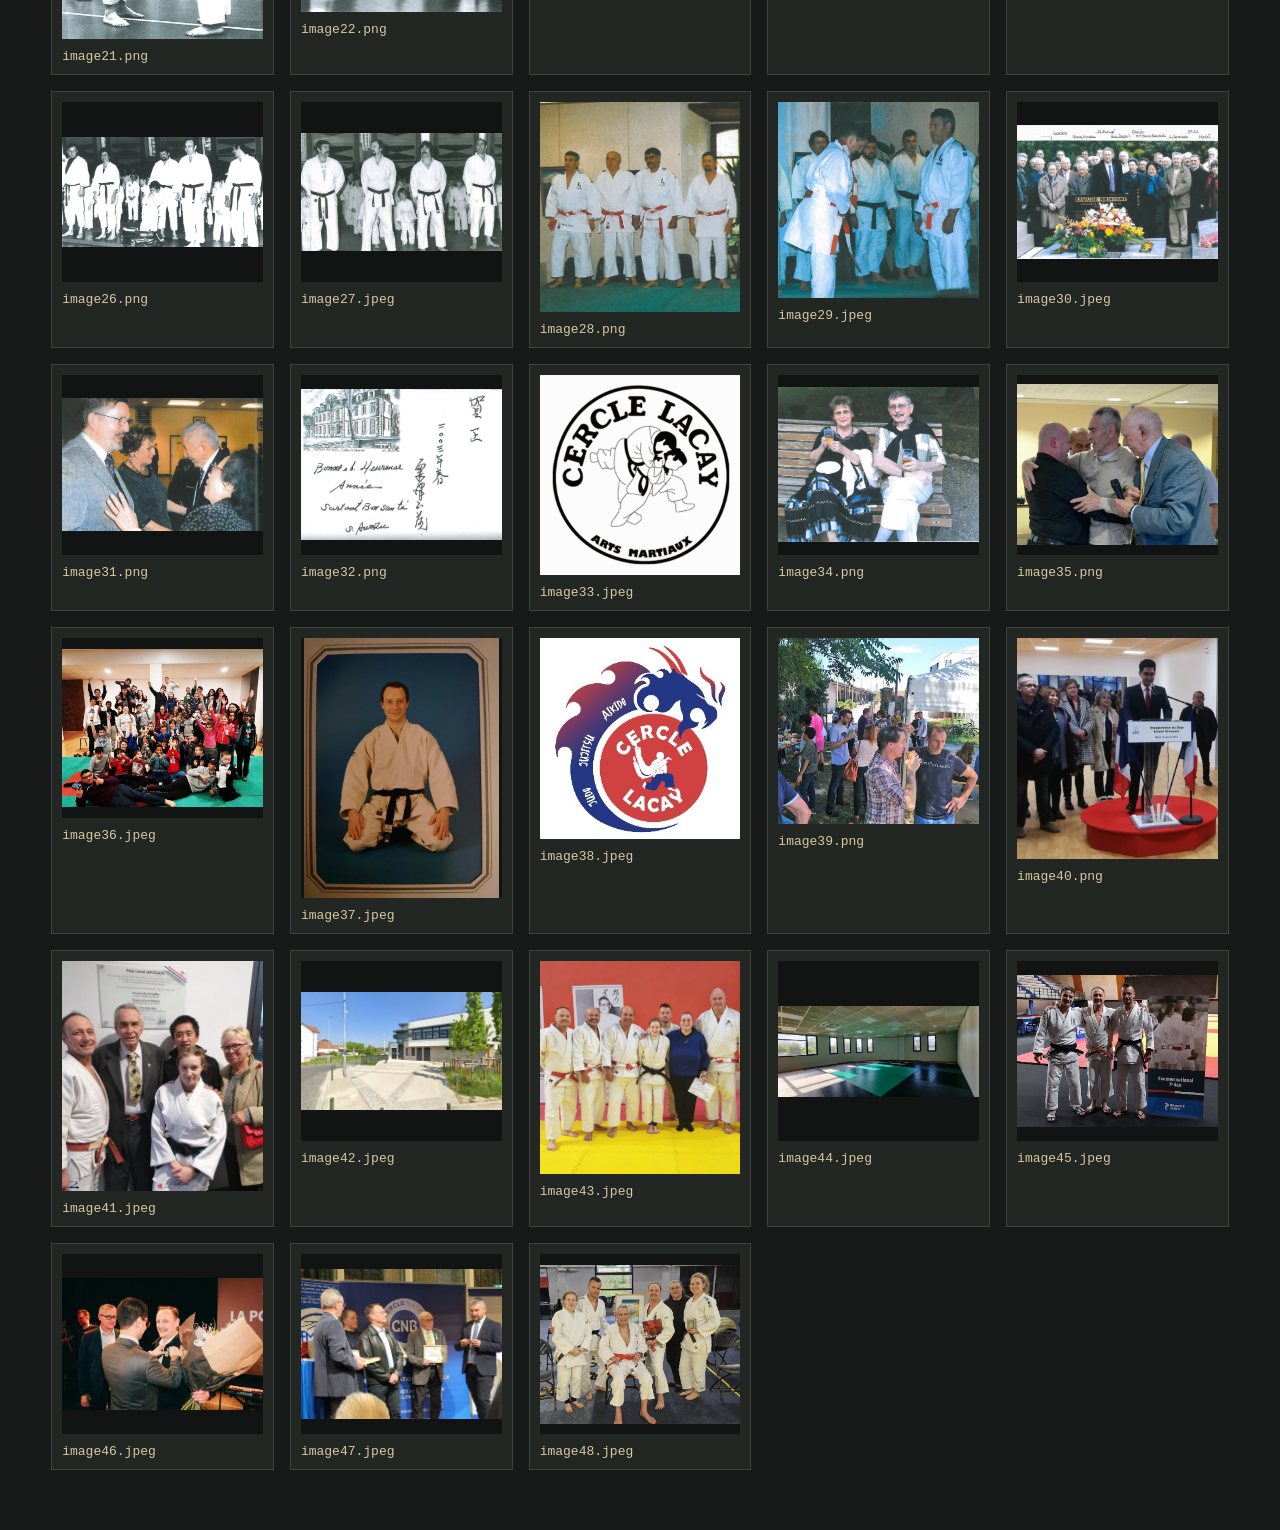
<file: assets/archives/index.html>
<!doctype html>
<html lang="fr"><head><meta charset="utf-8"><meta name="viewport" content="width=device-width, initial-scale=1"><title>Archives photo · Cercle Lacay</title>
<style>
*{box-sizing:border-box}body{margin:0;background:#171a18;color:#f2efe8;font:16px/1.5 system-ui,sans-serif}header{padding:36px clamp(20px,5vw,70px);border-bottom:1px solid #ffffff25}h1{font:500 clamp(30px,4vw,50px)/1.1 Georgia,serif;margin:0 0 10px}header p{max-width:700px;color:#c4c3bc;margin:0}main{padding:24px clamp(16px,4vw,56px) 60px;display:grid;grid-template-columns:repeat(auto-fill,minmax(min(100%,220px),1fr));gap:16px}figure{margin:0;border:1px solid #ffffff20;background:#222724;padding:10px;display:flex;flex-direction:column;gap:10px}a{display:grid;place-items:center;min-height:180px;background:#111412}img{display:block;max-width:100%;max-height:260px;width:auto;height:auto;object-fit:contain}figcaption{font:13px ui-monospace,monospace;color:#d9c8a1}a:focus-visible{outline:2px solid #d7b775;outline-offset:3px}
</style></head><body><header><h1>Archives photo du Cercle Lacay</h1></header><main><figure><a href="./image1.png" target="_blank" rel="noopener"><img src="./image1.png" alt="Ouvrir image1.png" loading="lazy"></a><figcaption>image1.png</figcaption></figure>
<figure><a href="./image2.png" target="_blank" rel="noopener"><img src="./image2.png" alt="Ouvrir image2.png" loading="lazy"></a><figcaption>image2.png</figcaption></figure>
<figure><a href="./image3.png" target="_blank" rel="noopener"><img src="./image3.png" alt="Ouvrir image3.png" loading="lazy"></a><figcaption>image3.png</figcaption></figure>
<figure><a href="./image4.png" target="_blank" rel="noopener"><img src="./image4.png" alt="Ouvrir image4.png" loading="lazy"></a><figcaption>image4.png</figcaption></figure>
<figure><a href="./image5.png" target="_blank" rel="noopener"><img src="./image5.png" alt="Ouvrir image5.png" loading="lazy"></a><figcaption>image5.png</figcaption></figure>
<figure><a href="./image6.png" target="_blank" rel="noopener"><img src="./image6.png" alt="Ouvrir image6.png" loading="lazy"></a><figcaption>image6.png</figcaption></figure>
<figure><a href="./image7.png" target="_blank" rel="noopener"><img src="./image7.png" alt="Ouvrir image7.png" loading="lazy"></a><figcaption>image7.png</figcaption></figure>
<figure><a href="./image8.png" target="_blank" rel="noopener"><img src="./image8.png" alt="Ouvrir image8.png" loading="lazy"></a><figcaption>image8.png</figcaption></figure>
<figure><a href="./image9.png" target="_blank" rel="noopener"><img src="./image9.png" alt="Ouvrir image9.png" loading="lazy"></a><figcaption>image9.png</figcaption></figure>
<figure><a href="./image10.jpeg" target="_blank" rel="noopener"><img src="./image10.jpeg" alt="Ouvrir image10.jpeg" loading="lazy"></a><figcaption>image10.jpeg</figcaption></figure>
<figure><a href="./image11.png" target="_blank" rel="noopener"><img src="./image11.png" alt="Ouvrir image11.png" loading="lazy"></a><figcaption>image11.png</figcaption></figure>
<figure><a href="./image12.png" target="_blank" rel="noopener"><img src="./image12.png" alt="Ouvrir image12.png" loading="lazy"></a><figcaption>image12.png</figcaption></figure>
<figure><a href="./image13.png" target="_blank" rel="noopener"><img src="./image13.png" alt="Ouvrir image13.png" loading="lazy"></a><figcaption>image13.png</figcaption></figure>
<figure><a href="./image14.png" target="_blank" rel="noopener"><img src="./image14.png" alt="Ouvrir image14.png" loading="lazy"></a><figcaption>image14.png</figcaption></figure>
<figure><a href="./image15.jpeg" target="_blank" rel="noopener"><img src="./image15.jpeg" alt="Ouvrir image15.jpeg" loading="lazy"></a><figcaption>image15.jpeg</figcaption></figure>
<figure><a href="./image16.png" target="_blank" rel="noopener"><img src="./image16.png" alt="Ouvrir image16.png" loading="lazy"></a><figcaption>image16.png</figcaption></figure>
<figure><a href="./image17.png" target="_blank" rel="noopener"><img src="./image17.png" alt="Ouvrir image17.png" loading="lazy"></a><figcaption>image17.png</figcaption></figure>
<figure><a href="./image18.png" target="_blank" rel="noopener"><img src="./image18.png" alt="Ouvrir image18.png" loading="lazy"></a><figcaption>image18.png</figcaption></figure>
<figure><a href="./image19.png" target="_blank" rel="noopener"><img src="./image19.png" alt="Ouvrir image19.png" loading="lazy"></a><figcaption>image19.png</figcaption></figure>
<figure><a href="./image20.jpeg" target="_blank" rel="noopener"><img src="./image20.jpeg" alt="Ouvrir image20.jpeg" loading="lazy"></a><figcaption>image20.jpeg</figcaption></figure>
<figure><a href="./image21.png" target="_blank" rel="noopener"><img src="./image21.png" alt="Ouvrir image21.png" loading="lazy"></a><figcaption>image21.png</figcaption></figure>
<figure><a href="./image22.png" target="_blank" rel="noopener"><img src="./image22.png" alt="Ouvrir image22.png" loading="lazy"></a><figcaption>image22.png</figcaption></figure>
<figure><a href="./image23.jpeg" target="_blank" rel="noopener"><img src="./image23.jpeg" alt="Ouvrir image23.jpeg" loading="lazy"></a><figcaption>image23.jpeg</figcaption></figure>
<figure><a href="./image24.png" target="_blank" rel="noopener"><img src="./image24.png" alt="Ouvrir image24.png" loading="lazy"></a><figcaption>image24.png</figcaption></figure>
<figure><a href="./image25.png" target="_blank" rel="noopener"><img src="./image25.png" alt="Ouvrir image25.png" loading="lazy"></a><figcaption>image25.png</figcaption></figure>
<figure><a href="./image26.png" target="_blank" rel="noopener"><img src="./image26.png" alt="Ouvrir image26.png" loading="lazy"></a><figcaption>image26.png</figcaption></figure>
<figure><a href="./image27.jpeg" target="_blank" rel="noopener"><img src="./image27.jpeg" alt="Ouvrir image27.jpeg" loading="lazy"></a><figcaption>image27.jpeg</figcaption></figure>
<figure><a href="./image28.png" target="_blank" rel="noopener"><img src="./image28.png" alt="Ouvrir image28.png" loading="lazy"></a><figcaption>image28.png</figcaption></figure>
<figure><a href="./image29.jpeg" target="_blank" rel="noopener"><img src="./image29.jpeg" alt="Ouvrir image29.jpeg" loading="lazy"></a><figcaption>image29.jpeg</figcaption></figure>
<figure><a href="./image30.jpeg" target="_blank" rel="noopener"><img src="./image30.jpeg" alt="Ouvrir image30.jpeg" loading="lazy"></a><figcaption>image30.jpeg</figcaption></figure>
<figure><a href="./image31.png" target="_blank" rel="noopener"><img src="./image31.png" alt="Ouvrir image31.png" loading="lazy"></a><figcaption>image31.png</figcaption></figure>
<figure><a href="./image32.png" target="_blank" rel="noopener"><img src="./image32.png" alt="Ouvrir image32.png" loading="lazy"></a><figcaption>image32.png</figcaption></figure>
<figure><a href="./image33.jpeg" target="_blank" rel="noopener"><img src="./image33.jpeg" alt="Ouvrir image33.jpeg" loading="lazy"></a><figcaption>image33.jpeg</figcaption></figure>
<figure><a href="./image34.png" target="_blank" rel="noopener"><img src="./image34.png" alt="Ouvrir image34.png" loading="lazy"></a><figcaption>image34.png</figcaption></figure>
<figure><a href="./image35.png" target="_blank" rel="noopener"><img src="./image35.png" alt="Ouvrir image35.png" loading="lazy"></a><figcaption>image35.png</figcaption></figure>
<figure><a href="./image36.jpeg" target="_blank" rel="noopener"><img src="./image36.jpeg" alt="Ouvrir image36.jpeg" loading="lazy"></a><figcaption>image36.jpeg</figcaption></figure>
<figure><a href="./image37.jpeg" target="_blank" rel="noopener"><img src="./image37.jpeg" alt="Ouvrir image37.jpeg" loading="lazy"></a><figcaption>image37.jpeg</figcaption></figure>
<figure><a href="./image38.jpeg" target="_blank" rel="noopener"><img src="./image38.jpeg" alt="Ouvrir image38.jpeg" loading="lazy"></a><figcaption>image38.jpeg</figcaption></figure>
<figure><a href="./image39.png" target="_blank" rel="noopener"><img src="./image39.png" alt="Ouvrir image39.png" loading="lazy"></a><figcaption>image39.png</figcaption></figure>
<figure><a href="./image40.png" target="_blank" rel="noopener"><img src="./image40.png" alt="Ouvrir image40.png" loading="lazy"></a><figcaption>image40.png</figcaption></figure>
<figure><a href="./image41.jpeg" target="_blank" rel="noopener"><img src="./image41.jpeg" alt="Ouvrir image41.jpeg" loading="lazy"></a><figcaption>image41.jpeg</figcaption></figure>
<figure><a href="./image42.jpeg" target="_blank" rel="noopener"><img src="./image42.jpeg" alt="Ouvrir image42.jpeg" loading="lazy"></a><figcaption>image42.jpeg</figcaption></figure>
<figure><a href="./image43.jpeg" target="_blank" rel="noopener"><img src="./image43.jpeg" alt="Ouvrir image43.jpeg" loading="lazy"></a><figcaption>image43.jpeg</figcaption></figure>
<figure><a href="./image44.jpeg" target="_blank" rel="noopener"><img src="./image44.jpeg" alt="Ouvrir image44.jpeg" loading="lazy"></a><figcaption>image44.jpeg</figcaption></figure>
<figure><a href="./image45.jpeg" target="_blank" rel="noopener"><img src="./image45.jpeg" alt="Ouvrir image45.jpeg" loading="lazy"></a><figcaption>image45.jpeg</figcaption></figure>
<figure><a href="./image46.jpeg" target="_blank" rel="noopener"><img src="./image46.jpeg" alt="Ouvrir image46.jpeg" loading="lazy"></a><figcaption>image46.jpeg</figcaption></figure>
<figure><a href="./image47.jpeg" target="_blank" rel="noopener"><img src="./image47.jpeg" alt="Ouvrir image47.jpeg" loading="lazy"></a><figcaption>image47.jpeg</figcaption></figure>
<figure><a href="./image48.jpeg" target="_blank" rel="noopener"><img src="./image48.jpeg" alt="Ouvrir image48.jpeg" loading="lazy"></a><figcaption>image48.jpeg</figcaption></figure></main></body></html>
</file>
<file: style.css>
:root{
  --ink:#171f4d;
  --paper:#f7f8fc;
  --paper2:#edf0f8;
  --text:#536079;
  --white:#fff;
  --red:#bc3038;
  --accent:#203880;
  --dark-accent:#d04040;
  --rule:#cbd3e5;
  --serif:'Playfair Display',Georgia,serif;--sans:'DM Sans',Arial,sans-serif;--mono:'DM Mono',monospace;--gutter:clamp(1.25rem,6vw,7rem);
}
.topbar,.hero,.chapter-dark,.closing{
  --accent:var(--dark-accent);
  --text:var(--white);
}

*{box-sizing:border-box}html{scroll-behavior:smooth;scroll-padding-top:5rem}body{margin:0;background:var(--paper);color:var(--ink);font-family:var(--sans);-webkit-font-smoothing:antialiased}img{display:block;width:100%;height:100%;object-fit:cover}a{color:inherit;text-decoration:none}.reading-progress{position:fixed;z-index:20;inset:0 0 auto;height:3px;background:transparent}.reading-progress span{display:block;width:0;height:100%;background:var(--red);transform-origin:left}.topbar{position:absolute;z-index:5;top:0;left:0;right:0;height:82px;padding:0 var(--gutter);display:flex;justify-content:center;align-items:center;border-bottom:1px solid #ffffff21;color:var(--white)}.brand{display:flex;align-items:center;gap:12px;font-size:11px;letter-spacing:.15em;white-space:nowrap}.brand b{font-weight:700}.brand-mark,.brand-logo{width:34px;height:34px}.brand-logo{flex:none;object-fit:contain}.brand-mark{display:grid;place-items:center;border:1px solid var(--accent);border-radius:50%;font:600 12px var(--serif);color:var(--text);letter-spacing:-.04em}.top-link{font:10px var(--mono);letter-spacing:.04em;color:var(--text)}.top-link span{font-size:16px;color:var(--accent);margin-left:8px}.hero{position:relative;min-height:750px;height:min(860px,100svh);background:linear-gradient(110deg,#131936,#1b236f);color:var(--white);display:grid;grid-template-columns:1fr 1fr;align-items:center;padding:105px var(--gutter) 50px;overflow:hidden}.hero-grid{position:absolute;inset:0 0 0 48%;opacity:.16;background-image:linear-gradient(90deg,transparent 49.5%,#bbb 50%,transparent 50.5%),linear-gradient(transparent 49.5%,#bbb 50%,transparent 50.5%);background-size:70px 70px;mask-image:linear-gradient(90deg,transparent,black 45%,transparent)}.hero-copy{position:relative;z-index:2;padding:4vh 0 5vh;max-width:650px}.eyebrow,.overline,.section-kicker,.discover,.hero-photo figcaption,.hero-side-note,.hero-year,.milestone-year,.emblem-row p span,.logo-card span,.big-year span,.closing-note,.closing-signature{font-family:var(--mono)}.eyebrow{font-size:10px;letter-spacing:.14em;color:var(--text);display:flex;align-items:center;gap:10px}.dot{width:7px;height:7px;background:var(--accent);border-radius:50%;box-shadow:0 0 0 5px #d040402c}.hero h1{font:500 clamp(4.2rem,8.2vw,8.2rem)/.94 var(--serif);letter-spacing:-.055em;margin:40px 0 26px}.hero h1 em,.chapter h2 em,.intro h2 em,.interlude h2 em,.turning-point h2 em,.present h2 em,.closing h2 em{font-weight:500;color:var(--accent)}.hero-lede{max-width:440px;color:var(--text);font-size:15px;line-height:1.85;margin:0}.discover{display:inline-flex;align-items:center;gap:12px;margin-top:55px;font-size:9px;letter-spacing:.15em;color:var(--text)}.discover-icon{display:grid;place-items:center;width:34px;height:34px;border:1px solid #ffffff45;border-radius:50%;font:15px var(--sans);transition:background .3s,transform .3s}.discover:hover .discover-icon{background:var(--accent);border-color:var(--accent);transform:translateY(3px)}.discover-line{width:44px;height:1px;background:#ffffff45}.hero-photo{position:relative;z-index:1;width:100%;max-width:570px;height:min(62vh,570px);min-height:360px;justify-self:end;margin:8vh 5vw 0 0}.hero-photo:before{content:"";position:absolute;z-index:2;inset:15px -15px -15px 15px;border:1px solid color-mix(in srgb,var(--accent) 44%,transparent);pointer-events:none}.hero-photo img{filter:grayscale(1) sepia(.25) contrast(1.05)}.hero-photo figcaption{position:absolute;bottom:0;left:0;right:0;display:flex;justify-content:space-between;gap:10px;padding:34px 18px 15px;font-size:9px;color:#fff;letter-spacing:.08em;background:linear-gradient(transparent,#0009)}.hero-photo figcaption span:first-child{color:var(--white)}.hero-side-note{position:absolute;right:22px;top:47%;writing-mode:vertical-rl;font-size:8px;letter-spacing:.18em;color:#ffffff58}.hero-year{position:absolute;bottom:42px;left:var(--gutter);font-size:9px;line-height:1.8;letter-spacing:.18em;color:var(--accent)}.section-pad{padding:clamp(90px,13vw,180px) var(--gutter)}.section-kicker{display:flex;align-items:center;gap:18px;font-size:9px;letter-spacing:.15em;color:var(--text)}.section-kicker span:first-child{color:var(--red)}.section-kicker:after{content:"";height:1px;width:62px;background:currentColor;opacity:.35}.intro{display:grid;grid-template-columns:1fr 1.45fr;gap:6vw;background:var(--paper)}.intro-content{max-width:700px;position:relative}.overline{font-size:9px;letter-spacing:.16em;color:var(--red);margin:0 0 22px}.intro h2,.interlude h2,.chapter h2,.turning-point h2,.present h2,.closing h2{font:500 clamp(3.1rem,6.4vw,6rem)/1.02 var(--serif);letter-spacing:-.05em;margin:0 0 30px}.intro-content>p:not(.overline),.chapter-copy>p:not(.overline),.interlude-heading>p:last-child,.turning-copy>p:not(.overline),.present-intro>p:last-child,.new-dojo-copy>p,.present-bottom>p{font-size:15px;line-height:1.9;color:var(--text);max-width:590px}.intro-content>p:not(.overline){max-width:610px}.chapter{padding:70px var(--gutter) 115px}.chapter-dark{background:var(--ink);color:var(--white)}.section-kicker.light{color:var(--text)}.section-kicker.light span:first-child{color:var(--text)}.section-kicker.light::after{color:var(--accent);opacity:1}.chapter-layout{display:grid;grid-template-columns:.85fr 1.15fr;gap:10vw;align-items:center;margin-top:85px}.chapter-copy{max-width:530px}.chapter-copy .overline{color:var(--text)}.chapter h2{font-size:clamp(3.4rem,6vw,6.2rem);margin-bottom:26px}.chapter-copy>p:not(.overline){color:var(--text)}.chapter-image{height:520px;position:relative;margin:0}.chapter-image:before{content:"";position:absolute;z-index:1;inset:-14px 14px 14px -14px;border:1px solid color-mix(in srgb,var(--accent) 42%,transparent)}.chapter-image img{filter:grayscale(1) sepia(.16);position:relative}.chapter-image figcaption,.turning-photo figcaption,.present-photo figcaption,.new-dojo figure figcaption{display:flex;justify-content:space-between;gap:10px;font:9px var(--mono);letter-spacing:.05em;color:var(--text);padding-top:12px}.chapter-image figcaption span,.turning-photo figcaption span,.present-photo figcaption span,.new-dojo figure figcaption span{color:var(--text);font-size:8px;text-align:right}.year-marker{display:flex;align-items:center;gap:14px;margin-top:40px;font-size:9px;letter-spacing:.14em;color:var(--text)}.year-marker span:first-child{font:600 20px var(--serif);color:var(--accent)}.marker-rule{height:1px;width:56px;background:var(--accent)}.interlude{background:var(--paper)}.interlude-heading{max-width:740px;margin:80px auto 75px;text-align:center}.interlude-heading .overline{color:var(--red)}.interlude h2{font-size:clamp(3.2rem,6vw,5.7rem)}.interlude-heading>p:last-child{margin:0 auto}.wide-photo{margin:0;position:relative;height:clamp(330px,52vw,660px);overflow:hidden}.wide-photo img{filter:grayscale(1) sepia(.08);transition:transform 1.2s cubic-bezier(.2,.7,.1,1)}.wide-photo:hover img{transform:scale(1.025)}.wide-photo figcaption{position:absolute;bottom:0;left:0;right:0;display:flex;justify-content:space-between;padding:48px 25px 19px;background:linear-gradient(transparent,#000b);font:9px var(--mono);letter-spacing:.12em;color:white}.milestones{max-width:900px;margin:95px auto 0}.milestone{display:grid;grid-template-columns:130px 1fr;gap:38px;border-top:1px solid var(--rule);padding:27px 0 31px}.milestone:last-child{border-bottom:1px solid var(--rule)}.milestone-year{font-size:18px;color:var(--red)}.milestone h3{font:500 21px var(--serif);margin:0 0 8px}.milestone p{font-size:13px;line-height:1.75;color:var(--text);margin:0;max-width:650px}.emblem-row{max-width:900px;margin:65px auto 0;display:flex;align-items:center;gap:24px}.emblem-row img{width:72px;height:94px;object-fit:contain;mix-blend-mode:multiply}.emblem-row p{font-size:12px;line-height:1.7;color:var(--text)}.emblem-row p span{font-size:8px;letter-spacing:.14em;color:var(--red)}.chapter-warm{background:var(--paper2);color:var(--ink)}.chapter-warm .chapter-layout{grid-template-columns:1.1fr .9fr}.chapter-warm .chapter-copy{padding-left:3vw}.chapter-warm .chapter-image{height:480px}.chapter-warm .chapter-image:before{border-color:color-mix(in srgb,var(--red) 47%,transparent)}.chapter-warm .overline{color:var(--red)}.quote-mark{font:100px/.6 var(--serif);color:var(--red);opacity:.5;margin-top:30px}blockquote{font:italic 18px/1.55 var(--serif);color:var(--text);margin:0;max-width:470px}.turning-point{background:var(--paper)}.turning-grid{display:grid;grid-template-columns:1fr 1fr;align-items:center;gap:11vw;margin-top:80px}.turning-copy{max-width:530px}.turning-point h2,.present h2{font-size:clamp(3.3rem,6vw,6rem)}.turning-photo{height:520px;position:relative;margin:0}.turning-photo:before{content:"";position:absolute;z-index:1;inset:15px -15px -15px 15px;border:1px solid color-mix(in srgb,var(--accent) 44%,transparent)}.turning-photo img{filter:grayscale(.65) sepia(.2)}.logo-card{display:flex;align-items:center;gap:18px;margin-top:34px}.logo-card img{width:112px;height:auto;object-fit:contain;flex-shrink:0}.logo-card span{font-size:8px;letter-spacing:.12em;color:var(--text)}.move-chapter{padding-bottom:140px}.move-head{max-width:780px;margin:75px auto 65px;text-align:center}.move-head .overline{color:var(--text)}.move-head h2{font-size:clamp(3.4rem,6vw,6rem)}.move-head>p:last-child{max-width:590px;margin:0 auto;color:var(--text);font-size:14px;line-height:1.9}.move-photo{max-width:1100px;margin:0 auto 85px;height:clamp(300px,45vw,560px)}.move-photo img{filter:saturate(.65)}.new-dojo{display:grid;grid-template-columns:1.1fr .9fr;grid-template-areas:"photo copy";gap:8vw;align-items:center;max-width:1100px;margin:auto}.new-dojo figure{grid-area:photo;height:350px;margin:0}.new-dojo figure img{filter:saturate(.6)}.new-dojo-copy{grid-area:copy;max-width:390px}.big-year{font:500 clamp(3rem,5vw,5rem)/.92 var(--serif);color:var(--accent)}.big-year span{font-size:9px;letter-spacing:.1em;color:var(--text)}.new-dojo-copy>p{color:var(--text);margin-top:26px}.present{background:var(--paper)}.present-intro{text-align:center;max-width:780px;margin:78px auto 62px}.present-intro h2{font-size:clamp(3.1rem,5.8vw,5.5rem)}.present-intro>p:last-child{margin:0 auto}.present-photo{height:clamp(320px,48vw,610px);margin:0;position:relative;overflow:hidden}.present-photo img{filter:saturate(.72)}.present-photo figcaption{color:#fff;position:absolute;bottom:0;left:0;right:0;padding:48px 20px 16px;background:linear-gradient(transparent,#0009)}.present-photo figcaption span{color:var(--white)}.present-bottom{max-width:850px;margin:72px auto 0;display:grid;grid-template-columns:190px 1fr;gap:8vw;align-items:center}.present-stat{display:flex;align-items:center;gap:14px;border-right:1px solid var(--rule);padding:12px 20px 12px 0}.present-stat strong{font:500 74px/.8 var(--serif);color:var(--red)}.present-stat sup{font-size:.35em;vertical-align:top}.present-stat span{font:9px/1.6 var(--mono);letter-spacing:.04em;color:var(--text)}.present-bottom>p{font-size:14px}.closing{position:relative;overflow:hidden;text-align:center;padding:120px var(--gutter) 34px;background:var(--ink);color:var(--white)}.closing-pattern{position:absolute;inset:0;opacity:.12;background:radial-gradient(ellipse at center,transparent 20%,var(--accent) 20.2%,transparent 20.5%,transparent 25%,var(--accent) 25.2%,transparent 25.5%,transparent 30%,var(--accent) 30.2%,transparent 30.5%,transparent 35%,var(--accent) 35.2%,transparent 35.5%);transform:scale(1.5)}.closing>*:not(.closing-pattern){position:relative}.closing .overline{color:var(--text)}.closing h2{font-size:clamp(3rem,6vw,5.6rem);margin-bottom:45px}.closing-rule{height:1px;max-width:120px;margin:auto;background:var(--accent)}.closing-note{font-size:9px;letter-spacing:.04em;color:var(--text);margin:22px 0 74px}.closing-signature{display:flex;align-items:center;justify-content:space-between;border-top:1px solid #ffffff27;padding-top:24px;font-size:8px;letter-spacing:.12em;color:var(--text)}.closing-signature .brand-mark{width:30px;height:30px}.to-top{position:fixed;z-index:7;right:22px;bottom:22px;width:42px;height:42px;background:var(--red);color:#fff;border:0;border-radius:50%;font-size:18px;opacity:0;pointer-events:none;transform:translateY(10px);transition:.25s;cursor:pointer}.to-top.visible{opacity:1;pointer-events:auto;transform:translateY(0)}.reveal{opacity:0;transform:translateY(26px);transition:opacity .8s ease,transform .8s cubic-bezier(.2,.7,.2,1)}.reveal.is-visible{opacity:1;transform:none}
@media(max-width:800px){.hero{min-height:800px;height:auto;grid-template-columns:1fr;padding-top:128px;padding-bottom:95px}.hero-copy{padding:25px 0 40px}.hero h1{font-size:clamp(4rem,15vw,7rem);margin-top:32px}.hero-lede{font-size:14px;max-width:520px}.discover{margin-top:35px}.hero-photo{justify-self:start;margin:12px 0 0 10px;width:calc(100% - 24px);max-width:none;height:clamp(300px,75vw,520px);min-height:0}.hero-side-note,.hero-year{display:none}.intro{grid-template-columns:1fr;gap:52px}.intro-content{padding-right:30px}.chapter-layout,.chapter-warm .chapter-layout,.turning-grid{grid-template-columns:1fr;gap:58px;margin-top:62px}.chapter-copy{max-width:640px}.chapter-image,.chapter-warm .chapter-image,.turning-photo{height:clamp(330px,80vw,520px)}.chapter-warm .chapter-layout{display:flex;flex-direction:column-reverse}.chapter-warm .chapter-copy{padding-left:0}.chapter{padding-bottom:90px}.interlude-heading{margin:65px auto 50px}.milestones{margin-top:65px}.milestone{grid-template-columns:76px 1fr;gap:18px}.emblem-row{margin-top:45px}.turning-grid{margin-top:60px}.turning-copy{order:0}.turning-photo{order:1}.new-dojo{grid-template-columns:1fr;grid-template-areas:"copy" "photo";gap:40px}.new-dojo figure{height:clamp(260px,70vw,400px)}.present-bottom{grid-template-columns:1fr;gap:20px;margin-top:48px}.present-stat{border-right:0;border-bottom:1px solid var(--rule);padding:0 0 20px}.move-head{margin-top:60px}.closing-signature{gap:12px}.closing-signature span:last-child{display:none}}
@media(max-width:480px){.topbar{height:68px}.brand{font-size:9px;gap:8px}.brand-mark,.brand-logo{width:30px;height:30px}.top-link{font-size:8px}.hero{padding-top:102px}.hero h1{font-size:17vw}.section-pad{padding-top:85px;padding-bottom:90px}.section-kicker{font-size:8px}.intro h2,.interlude h2,.chapter h2,.turning-point h2,.present h2{font-size:clamp(3rem,14vw,4.3rem)}.chapter{padding-top:58px}.chapter-image figcaption,.turning-photo figcaption,.present-photo figcaption,.new-dojo figure figcaption{font-size:8px}.wide-photo figcaption{padding:42px 13px 14px;font-size:8px}.wide-photo figcaption span:last-child{max-width:52%;text-align:right}.milestone{grid-template-columns:61px 1fr;gap:12px}.milestone-year{font-size:16px}.milestone h3{font-size:18px}.milestone p{font-size:12px}.emblem-row{gap:14px}.emblem-row img{width:60px;height:78px}.closing{padding-top:90px}.closing-signature{justify-content:center}.closing-signature span:nth-child(2){font-size:8px}}
@media(prefers-reduced-motion:reduce){*,*::before,*::after{scroll-behavior:auto!important;animation-duration:.01ms!important;animation-iteration-count:1!important;transition-duration:.01ms!important}.reveal{opacity:1;transform:none}}


/* Typographie renforcée et cadrage complet des photos */
.hero-lede,.intro-content>p:not(.overline),.chapter-copy>p:not(.overline),.interlude-heading>p:last-child,.turning-copy>p:not(.overline),.present-intro>p:last-child,.new-dojo-copy>p,.present-bottom>p,.move-head>p:last-child{font-size:18px}
.milestone p{font-size:17px}
.emblem-row p{font-size:14px}
blockquote{font-size:20px}
.eyebrow,.top-link,.discover,.section-kicker,.overline,.hero-photo figcaption,.chapter-image figcaption,.turning-photo figcaption,.present-photo figcaption,.new-dojo figure figcaption,.wide-photo figcaption,.year-marker,.closing-note,.closing-signature,.hero-side-note,.hero-year,.big-year span{font-size:11px}
.hero-photo figcaption span,.chapter-image figcaption span,.turning-photo figcaption span,.present-photo figcaption span,.new-dojo figure figcaption span{font-size:10px}
.emblem-row p span,.logo-card span,.present-stat span{font-size:11px}
.present-photo{height:auto;aspect-ratio:4/3;max-width:1060px;margin-inline:auto}
.present-photo img{height:100%;object-fit:contain}
.ski-story{max-width:1100px;margin:86px auto 0;display:grid;grid-template-columns:1.08fr .92fr;grid-template-areas:"photo copy";gap:8vw;align-items:center}
.ski-photo{grid-area:photo;margin:0;aspect-ratio:1440/1131;overflow:hidden;position:relative}
.ski-photo img{height:100%;object-fit:contain;background:var(--paper2)}
.ski-photo figcaption{position:absolute;bottom:0;left:0;right:0;padding:38px 16px 13px;display:flex;justify-content:space-between;gap:10px;background:linear-gradient(transparent,#0009);color:#fff;font:11px var(--mono)}
.ski-photo figcaption span{font-size:10px;text-align:right}
.ski-copy{grid-area:copy}
.ski-copy h3{font:500 clamp(1.9rem,3.2vw,2.8rem)/1.1 var(--serif);letter-spacing:-.03em;margin:0 0 22px}
.ski-copy p:not(.overline){font-size:18px;line-height:1.85;color:var(--text)}
.ski-copy .overline{font-size:11px}
@media(max-width:800px){
 .hero-lede,.intro-content>p:not(.overline),.chapter-copy>p:not(.overline),.interlude-heading>p:last-child,.turning-copy>p:not(.overline),.present-intro>p:last-child,.new-dojo-copy>p,.present-bottom>p,.move-head>p:last-child,.milestone p,.ski-copy p:not(.overline){font-size:16px}
 .eyebrow,.top-link,.discover,.section-kicker,.overline,.hero-photo figcaption,.chapter-image figcaption,.turning-photo figcaption,.present-photo figcaption,.new-dojo figure figcaption,.wide-photo figcaption,.year-marker,.closing-note,.closing-signature,.hero-side-note,.hero-year,.big-year span{font-size:10px}
 .hero-photo figcaption span,.chapter-image figcaption span,.turning-photo figcaption span,.present-photo figcaption span,.new-dojo figure figcaption span,.ski-photo figcaption span{font-size:9px}
 .ski-story{grid-template-columns:1fr;grid-template-areas:"copy" "photo";gap:32px;margin-top:62px}
 .ski-copy h3{font-size:30px}
}
@media(max-width:480px){
 .hero-lede,.intro-content>p:not(.overline),.chapter-copy>p:not(.overline),.interlude-heading>p:last-child,.turning-copy>p:not(.overline),.present-intro>p:last-child,.new-dojo-copy>p,.present-bottom>p,.move-head>p:last-child,.milestone p,.ski-copy p:not(.overline){font-size:16px}
 .hero-photo figcaption span,.chapter-image figcaption span,.turning-photo figcaption span,.present-photo figcaption span,.new-dojo figure figcaption span,.ski-photo figcaption span{font-size:9px}
}

/* Portrait des origines et cadres d’archive */
.intro{grid-template-columns:.85fr 1.15fr;align-items:start;row-gap:64px}
.intro>.section-kicker{grid-column:1/-1}
.intro-photo{width:100%;max-width:400px;margin:0;align-self:center}
.archive-image{position:relative}
.stamp{
  position:absolute;
  z-index:2;
  top:-7%;
  right:clamp(-46px,-3.4vw,-20px);
  width:29%;
  height:auto;
  pointer-events:none;
}
.stamp text{fill:#080909;font:700 28px Arial,sans-serif}
.archive-image::before,.ski-photo::before{content:"";position:absolute;z-index:1;inset:15px -15px -15px 15px;border:1px solid color-mix(in srgb,var(--accent) 44%,transparent);pointer-events:none}
.intro-photo img{height:auto;object-fit:contain;filter:grayscale(1) sepia(.16)}
.intro-photo figcaption{display:flex;justify-content:space-between;gap:12px;margin-top:28px;font:11px/1.6 var(--mono);letter-spacing:.05em;color:var(--text)}
.intro-photo figcaption span{font-size:10px;text-align:right;color:var(--text)}
.ski-photo{overflow:visible}
.ski-photo figcaption{z-index:2}
@media(max-width:800px){
 .intro{grid-template-columns:1fr;row-gap:44px}
 .intro-content{padding-right:0}
 .intro-photo{grid-row:3;justify-self:center;width:calc(100% - 15px)}
 .intro-photo figcaption{font-size:10px}
 .intro-photo figcaption span{font-size:9px}
}
</file>
